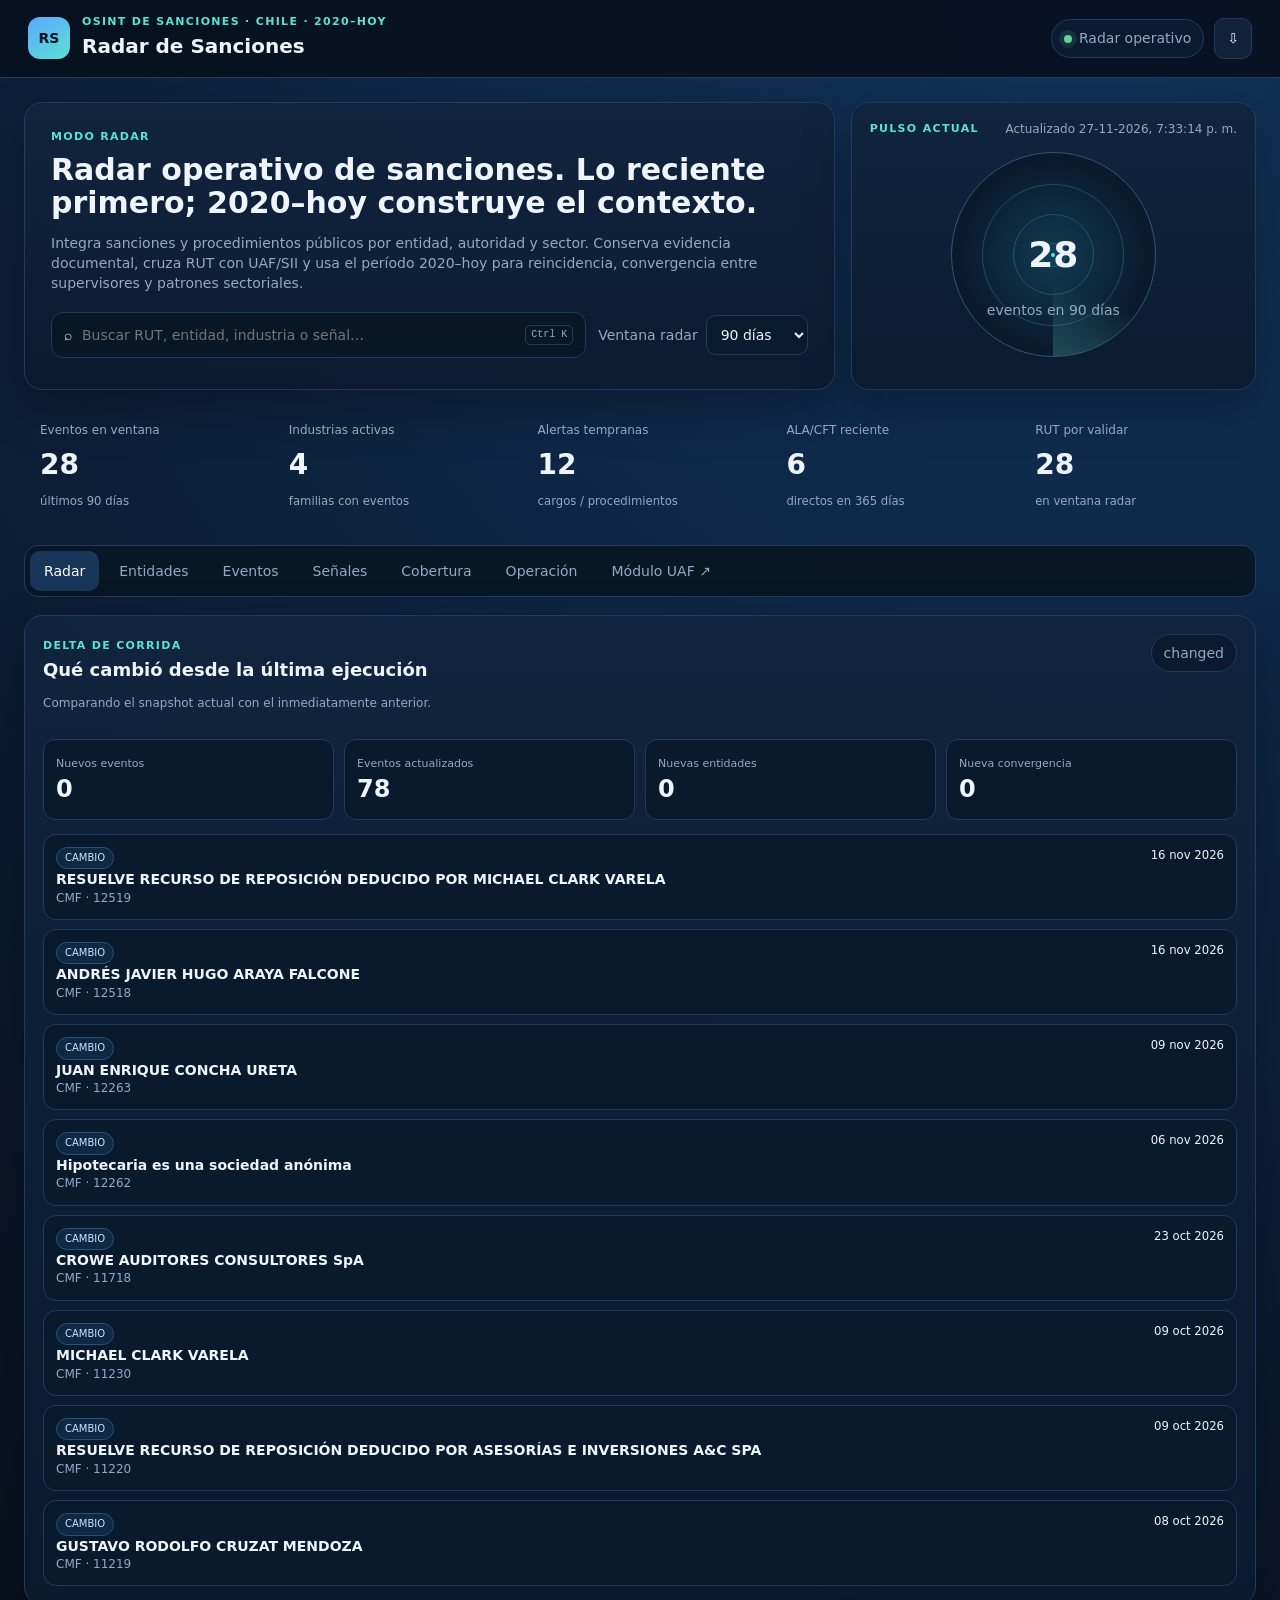
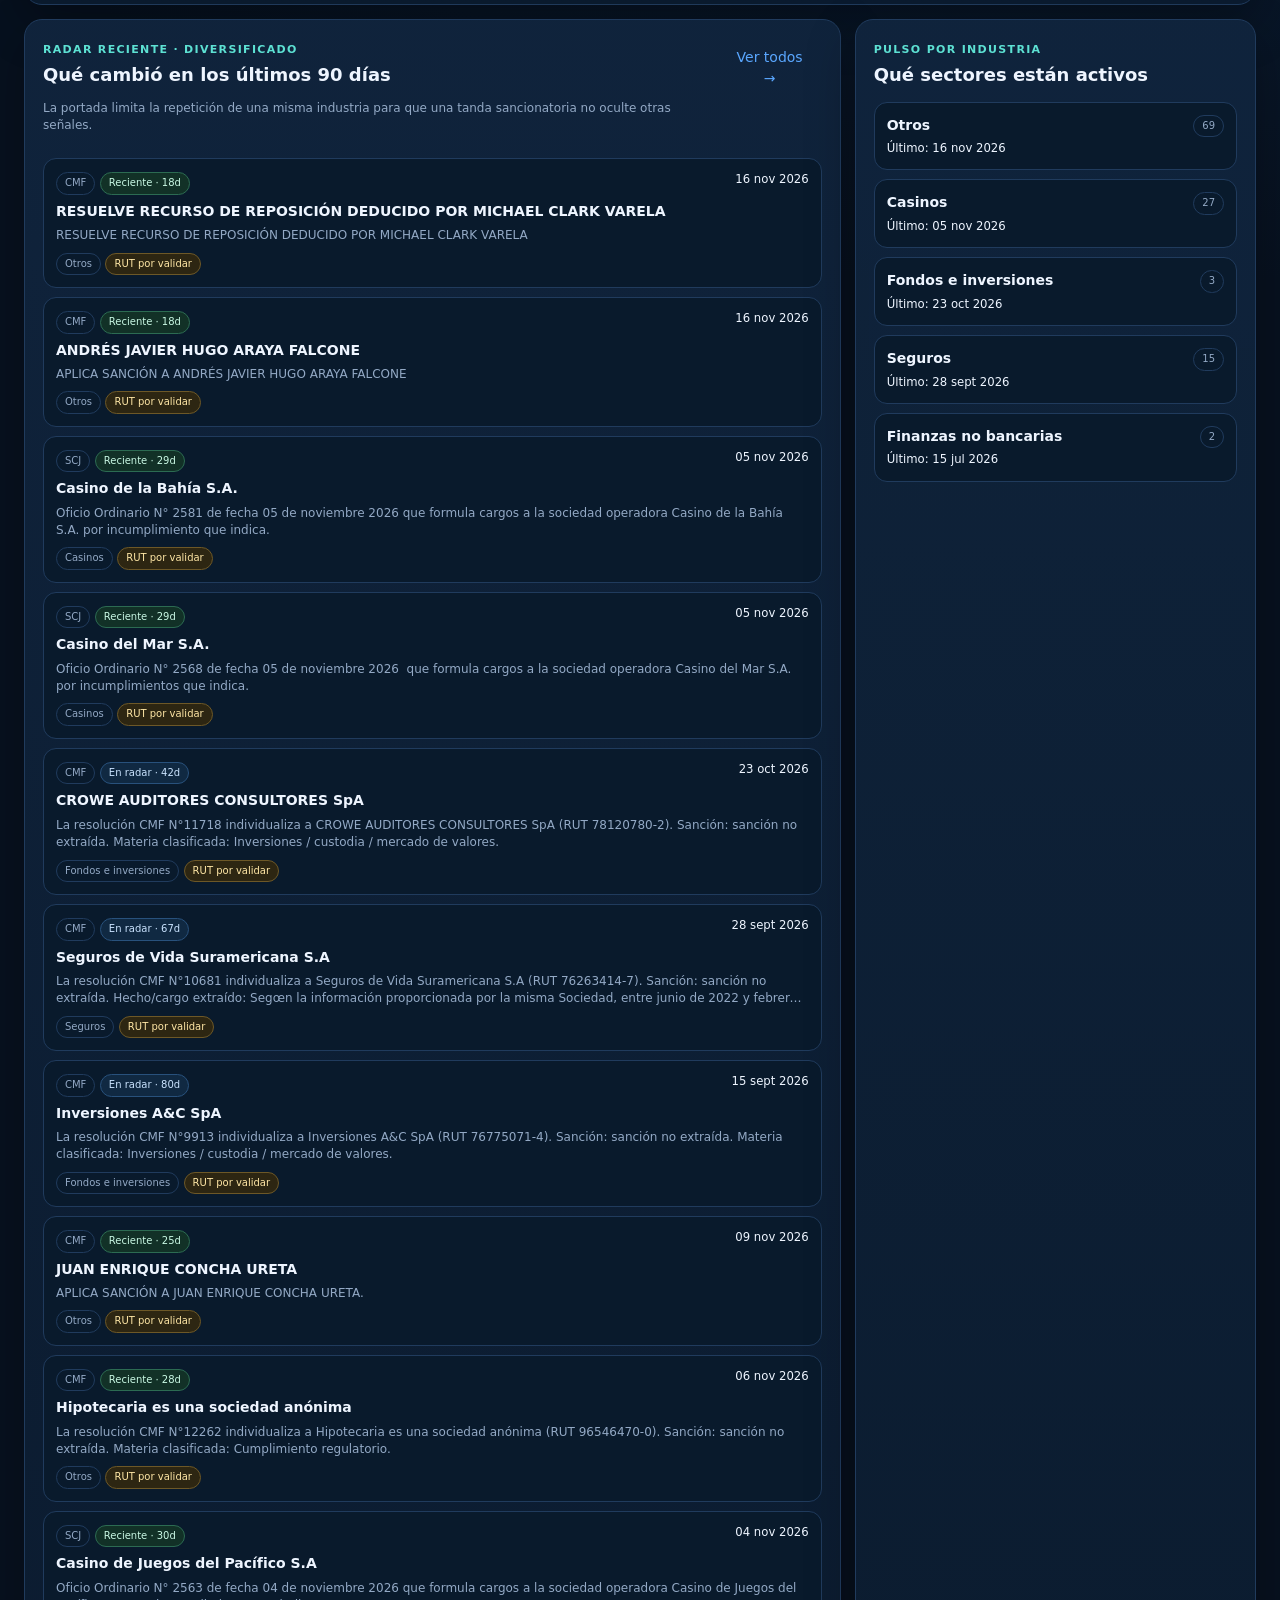
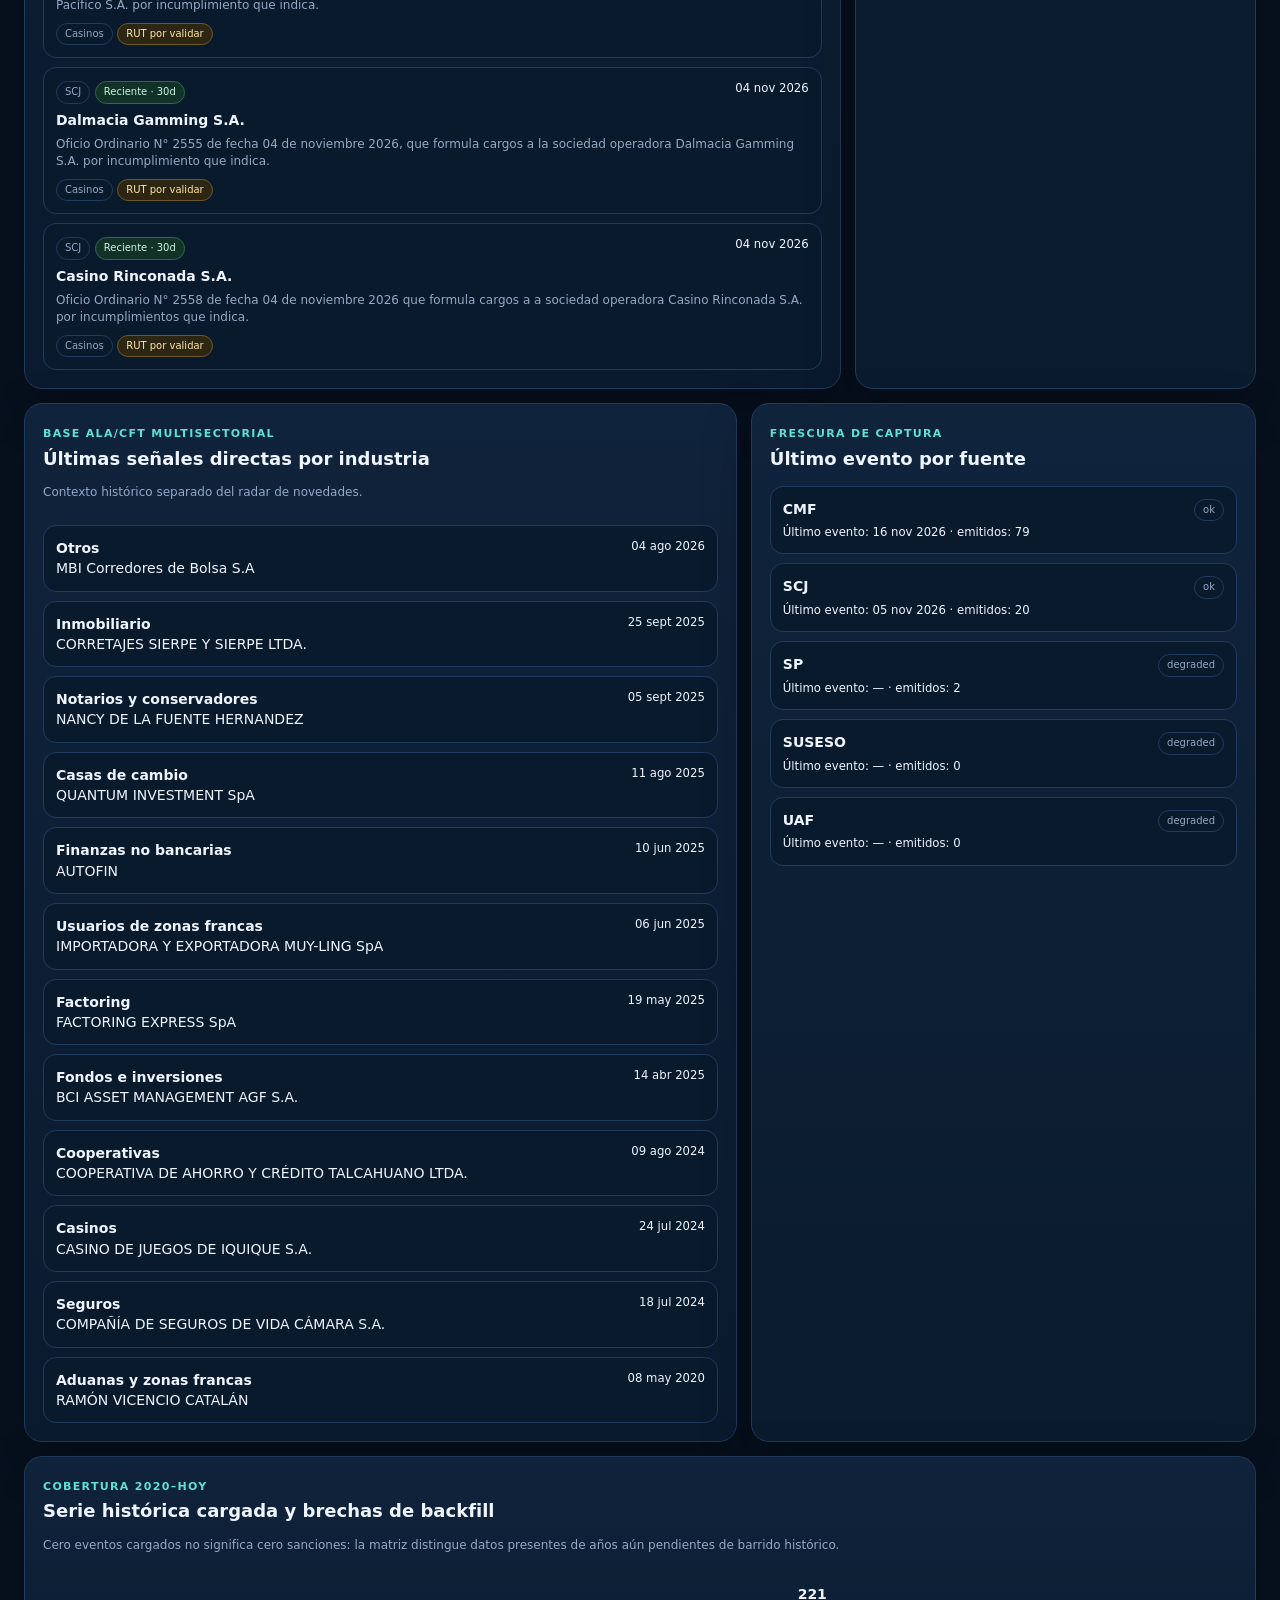
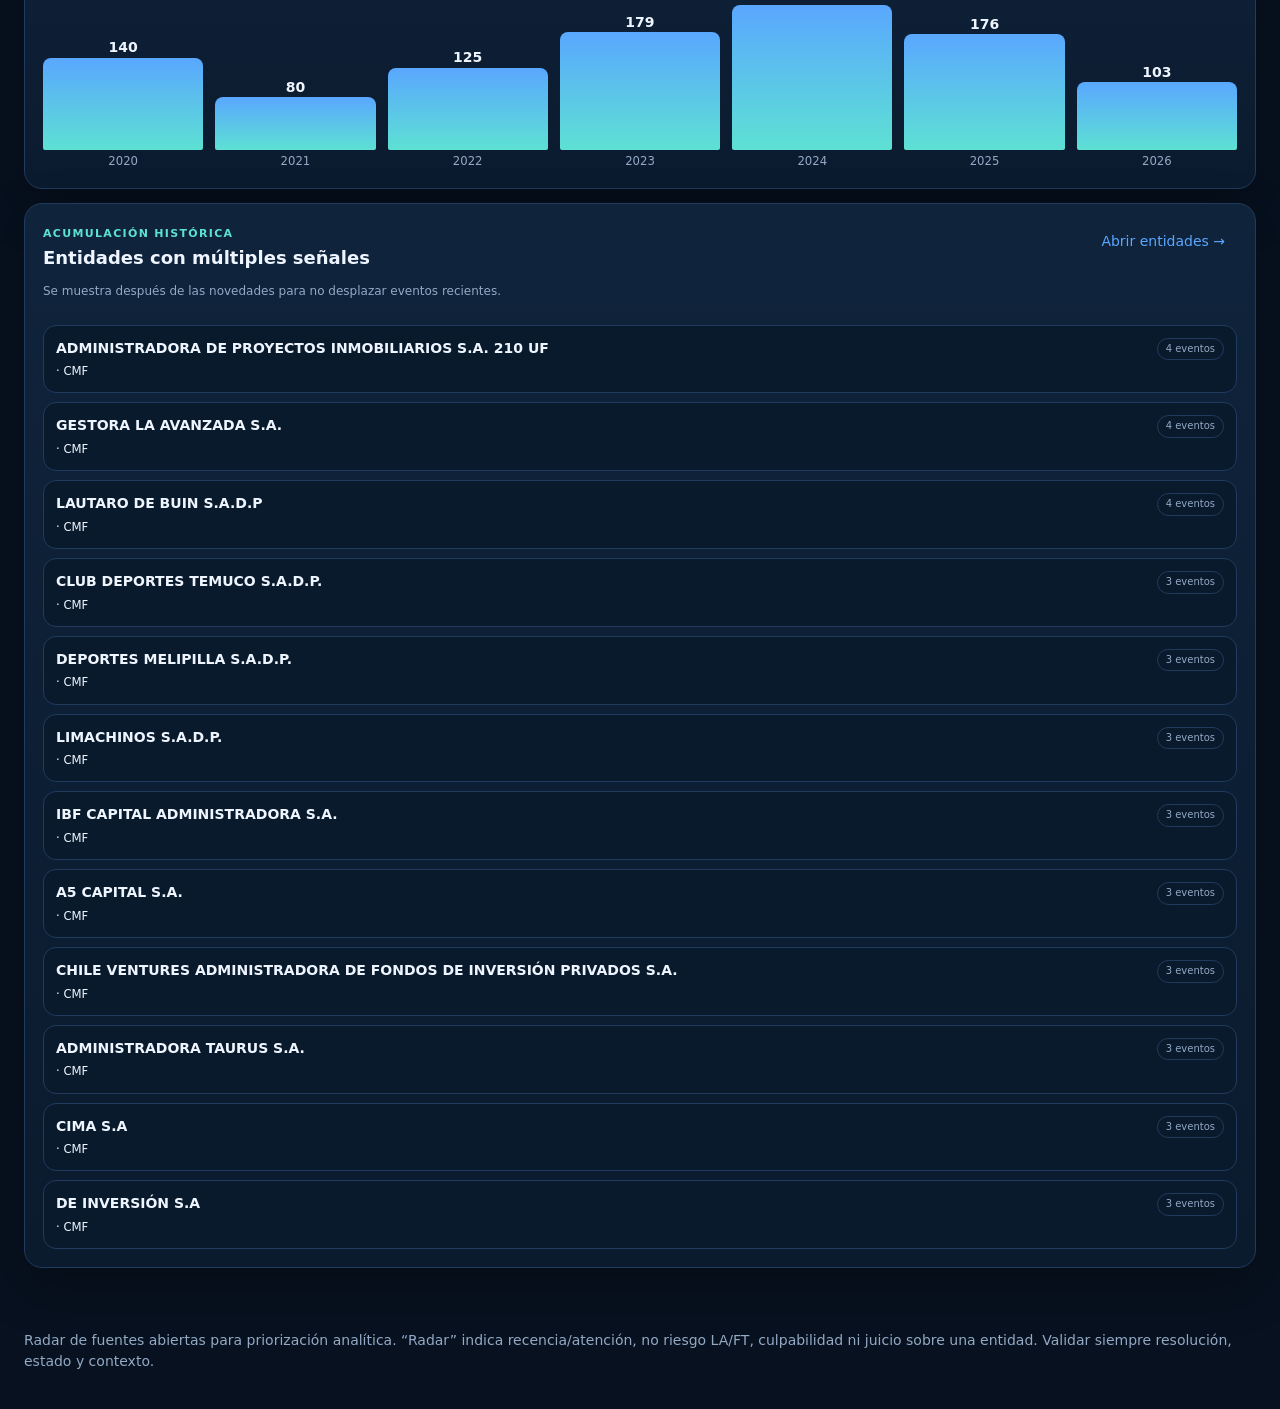
<file: docs/index.html>
<!doctype html><html lang="es"><head><meta charset="utf-8"><meta name="viewport" content="width=device-width,initial-scale=1"><meta name="theme-color" content="#0b2447"><title>Radar de Sanciones OSINT · v0.8</title><link rel="stylesheet" href="assets/styles.css"></head><body>
<div id="toast" class="toast" aria-live="polite"></div>
<header class="topbar"><div class="brand"><div class="brand-mark">RS</div><div><div class="eyebrow">OSINT DE SANCIONES · CHILE · 2020–HOY</div><h1>Radar de Sanciones</h1></div></div><div class="top-actions"><div class="status-pill"><span class="pulse"></span><span id="freshness">Datos cargando…</span></div><button class="icon-btn" id="exportBtn" title="Exportar vista filtrada">⇩</button></div></header>
<main>
<section class="hero-grid"><div class="hero-copy card"><div class="section-label">MODO RADAR</div><h2>Radar operativo de sanciones. Lo reciente primero; 2020–hoy construye el contexto.</h2><p>Integra sanciones y procedimientos públicos por entidad, autoridad y sector. Conserva evidencia documental, cruza RUT con UAF/SII y usa el período 2020–hoy para reincidencia, convergencia entre supervisores y patrones sectoriales.</p><div class="radar-controls"><div class="search-wrap"><span class="search-icon">⌕</span><input id="globalSearch" type="search" placeholder="Buscar RUT, entidad, industria o señal…" autocomplete="off"><kbd>Ctrl K</kbd></div><label class="window-control"><span>Ventana radar</span><select id="radarWindow"><option value="30">30 días</option><option value="90" selected>90 días</option><option value="180">180 días</option><option value="365">365 días</option></select></label></div></div>
<div class="radar card"><div class="radar-head"><span class="section-label">PULSO ACTUAL</span><span class="mini" id="lastUpdate"></span></div><div class="radar-visual"><div class="ring r1"></div><div class="ring r2"></div><div class="ring r3"></div><div class="scan"></div><div class="radar-core"></div><div class="radar-number" id="radarNumber">—</div><div class="radar-caption" id="radarCaption">eventos en 90 días</div></div></div></section>
<section class="kpis"><article class="kpi emphasis"><span class="kpi-label">Eventos en ventana</span><strong id="kpiRecent">—</strong><small id="kpiRecentSub">últimos 90 días</small></article><article class="kpi"><span class="kpi-label">Industrias activas</span><strong id="kpiSectors">—</strong><small>familias con eventos</small></article><article class="kpi warning"><span class="kpi-label">Alertas tempranas</span><strong id="kpiEarly">—</strong><small>cargos / procedimientos</small></article><article class="kpi"><span class="kpi-label">ALA/CFT reciente</span><strong id="kpiLaftRecent">—</strong><small>directos en 365 días</small></article><article class="kpi"><span class="kpi-label">RUT por validar</span><strong id="kpiReviewRecent">—</strong><small>en ventana radar</small></article></section>
<nav class="tabs"><button class="tab active" data-view="overview">Radar</button><button class="tab" data-view="entities">Entidades</button><button class="tab" data-view="events">Eventos</button><button class="tab" data-view="signals">Señales</button><button class="tab" data-view="coverage">Cobertura</button><button class="tab" data-view="operations">Operación</button><a class="tab" href="modulo_sanciones_uaf.html" style="text-decoration:none;display:inline-block">Módulo UAF ↗</a></nav>
<section id="overview" class="view active"><div class="dashboard-grid">
<article class="card span-12 delta-shell"><div class="card-head"><div><span class="section-label">DELTA DE CORRIDA</span><h3 id="deltaTitle">Qué cambió desde la última ejecución</h3><p class="view-hint" id="deltaPeriod">Comparando el snapshot actual con el inmediatamente anterior.</p></div><span id="deltaState" class="run-state">—</span></div><div class="delta-kpis"><div><span>Nuevos eventos</span><strong id="deltaNew">—</strong></div><div><span>Eventos actualizados</span><strong id="deltaUpdated">—</strong></div><div><span>Nuevas entidades</span><strong id="deltaEntities">—</strong></div><div><span>Nueva convergencia</span><strong id="deltaMulti">—</strong></div></div><div id="deltaFeed" class="delta-feed"></div></article>
<article class="card span-8"><div class="card-head"><div><span class="section-label">RADAR RECIENTE · DIVERSIFICADO</span><h3 id="radarFeedTitle">Qué cambió en los últimos 90 días</h3><p class="view-hint">La portada limita la repetición de una misma industria para que una tanda sancionatoria no oculte otras señales.</p></div><button class="text-btn" data-goto="events">Ver todos →</button></div><div id="radarFeed" class="radar-feed"></div></article>
<article class="card span-4"><div class="card-head"><div><span class="section-label">PULSO POR INDUSTRIA</span><h3>Qué sectores están activos</h3></div></div><div id="sectorPulse" class="sector-pulse"></div></article>
<article class="card span-7"><div class="card-head"><div><span class="section-label">BASE ALA/CFT MULTISECTORIAL</span><h3>Últimas señales directas por industria</h3><p class="view-hint">Contexto histórico separado del radar de novedades.</p></div></div><div id="laftSectorBase" class="laft-sector-base"></div></article>
<article class="card span-5"><div class="card-head"><div><span class="section-label">FRESCURA DE CAPTURA</span><h3>Último evento por fuente</h3></div></div><div id="sourceFreshness" class="source-freshness"></div></article>
<article class="card span-12"><div class="card-head"><div><span class="section-label">COBERTURA 2020–HOY</span><h3>Serie histórica cargada y brechas de backfill</h3><p class="view-hint">Cero eventos cargados no significa cero sanciones: la matriz distingue datos presentes de años aún pendientes de barrido histórico.</p></div></div><div id="historyTrend" class="history-trend"></div></article>
<article class="card span-12"><div class="card-head"><div><span class="section-label">ACUMULACIÓN HISTÓRICA</span><h3>Entidades con múltiples señales</h3><p class="view-hint">Se muestra después de las novedades para no desplazar eventos recientes.</p></div><button class="text-btn" data-goto="entities">Abrir entidades →</button></div><div id="historicalEntities" class="priority-list compact"></div></article>
</div></section>
<section id="entities" class="view"><article class="card"><div class="card-head stack-mobile"><div><span class="section-label">ENTIDAD CANÓNICA · RUT CUANDO ESTÁ DISPONIBLE</span><h3>Entidades — orden radar</h3><p class="view-hint">La columna Radar refleja vigencia/atención; la prioridad histórica se conserva dentro de la ficha.</p></div><div class="filter-row"><select id="entitySector"><option value="">Todas las industrias</option></select><select id="entitySupervisor"><option value="">Todos los supervisores</option></select><select id="entityLaft"><option value="">ALA/CFT: todos</option><option value="yes">Con señal directa</option><option value="no">Sin señal directa</option></select></div></div><div class="table-meta"><span id="entityCount"></span><span>Click en una fila para abrir ficha</span></div><div class="table-wrap"><table id="entityTable"><thead><tr><th>Radar</th><th>Entidad</th><th>RUT</th><th>Industria</th><th>Eventos</th><th>Supervisores</th><th>ALA/CFT</th><th>Último evento</th></tr></thead><tbody></tbody></table></div></article></section>
<section id="events" class="view"><article class="card events-shell"><div class="card-head stack-mobile"><div><span class="section-label">TRAZABILIDAD DE HECHOS</span><h3>Eventos regulatorios</h3><p class="view-hint">Por defecto se muestran los últimos 90 días. Puedes ampliar a histórico completo.</p></div><div class="filter-row"><select id="eventPeriod"><option value="30">30 días</option><option value="90" selected>90 días</option><option value="180">180 días</option><option value="365">365 días</option><option value="all">Todo histórico</option></select><select id="eventSector"><option value="">Todas las industrias</option></select><select id="eventSupervisor"><option value="">Todos los supervisores</option></select><select id="eventType"><option value="">Todos los tipos</option></select><select id="eventLaft"><option value="">ALA/CFT: todos</option><option value="yes">Directos</option><option value="no">No directos</option></select></div></div><div class="event-meta-bar"><span id="eventCount"></span><span id="eventQuality"></span><span class="meta-tip">Recencia > acumulación · rojo = ALA/CFT · ámbar = RUT por validar</span></div><div id="eventDeck" class="event-deck"></div><div class="event-more-wrap"><button id="eventMoreBtn" class="secondary-action">Mostrar 30 eventos más</button></div></article></section>
<section id="signals" class="view"><div class="signal-grid" id="signalCards"></div></section>
<section id="coverage" class="view"><div class="dashboard-grid"><article class="card span-12"><div class="card-head"><div><span class="section-label">MATRIZ DE COBERTURA HISTÓRICA</span><h3>Fuentes × año · objetivo 2020–hoy</h3><p class="view-hint">La condición “pendiente” es una advertencia de completitud, no una conclusión sobre ausencia de sanciones.</p></div></div><div id="historyCoverage" class="history-coverage"></div></article><article class="card span-12"><div class="card-head"><div><span class="section-label">CATÁLOGO OSINT</span><h3>Autoridades y fuentes conectables</h3></div></div><div id="sourceCatalogGrid" class="source-catalog-grid"></div></article><article class="card span-7"><div class="card-head"><div><span class="section-label">COBERTURA SECTORIAL</span><h3>Industrias representadas y actividad reciente</h3></div></div><div id="sectorCoverage" class="coverage-sector-list"></div></article><article class="card span-5"><div class="card-head"><div><span class="section-label">PRÓXIMAS FUENTES</span><h3>Expandir OSINT sancionatoria</h3></div></div><div id="nextSources" class="next-sources"></div></article><article class="card span-6"><div class="card-head"><div><span class="section-label">CALIDAD</span><h3>Identidad y cruce UAF</h3></div></div><div id="coveragePanel"></div></article><article class="card span-6"><div class="card-head"><div><span class="section-label">SII</span><h3>Enriquecimiento previsto</h3></div></div><div class="sii-list" id="siiPanel"></div></article></div></section>
<section id="operations" class="view"><div class="dashboard-grid">
<article class="card span-12"><div class="card-head"><div><span class="section-label">OPERACIÓN AUTÓNOMA</span><h3>Salud de fuentes y agente documental</h3><p class="view-hint">Distingue ausencia de novedades de una falla de captura. CMF muestra además cuántas resoluciones fueron abiertas y cuántas entidades fueron individualizadas desde documentos.</p></div><span id="opsOverall" class="run-state">—</span></div><div id="opsSources" class="ops-source-grid"></div></article>
<article class="card span-7"><div class="card-head"><div><span class="section-label">HISTORIAL DE EJECUCIONES</span><h3>Últimas corridas del pipeline</h3></div></div><div id="runHistory" class="run-history"></div></article>
<article class="card span-5"><div class="card-head"><div><span class="section-label">COLA DE ENRIQUECIMIENTO</span><h3>Qué requiere nueva lectura o validación</h3></div></div><div id="enrichmentQueue" class="enrichment-queue"></div></article>
<article class="card span-12"><div class="card-head"><div><span class="section-label">AGENTE CMF</span><h3>Del índice a la entidad sancionada</h3></div></div><div class="agent-flow"><span>Índice CMF</span><b>→</b><span>Abre resolución PDF</span><b>→</b><span>Detecta RUT + razón social</span><b>→</b><span>Lee RESUELVE</span><b>→</b><span>Extrae sanción/causal</span><b>→</b><span>1 evento por entidad</span><b>→</b><span>Match padrón UAF</span></div><p class="agent-note">Regla conservadora: un título genérico como “aplica sanción a sociedades que indica” nunca se asocia por nombre. El documento debe individualizar la entidad; si no hay evidencia suficiente, queda en cola.</p></article>
</div></section>
</main>
<aside id="drawer" class="drawer" aria-hidden="true"><div class="drawer-backdrop" data-close-drawer></div><div class="drawer-panel"><button class="drawer-close" data-close-drawer>×</button><div id="drawerContent"></div></div></aside>
<div id="eventModal" class="event-modal" aria-hidden="true" role="dialog" aria-modal="true"><div class="event-modal-backdrop" data-close-event></div><div class="event-modal-panel"><button class="event-modal-close" data-close-event>×</button><div id="eventModalContent"></div></div></div>
<footer><p>Radar de fuentes abiertas para priorización analítica. “Radar” indica recencia/atención, no riesgo LA/FT, culpabilidad ni juicio sobre una entidad. Validar siempre resolución, estado y contexto.</p></footer><script src="assets/app.js"></script></body></html>
</file>
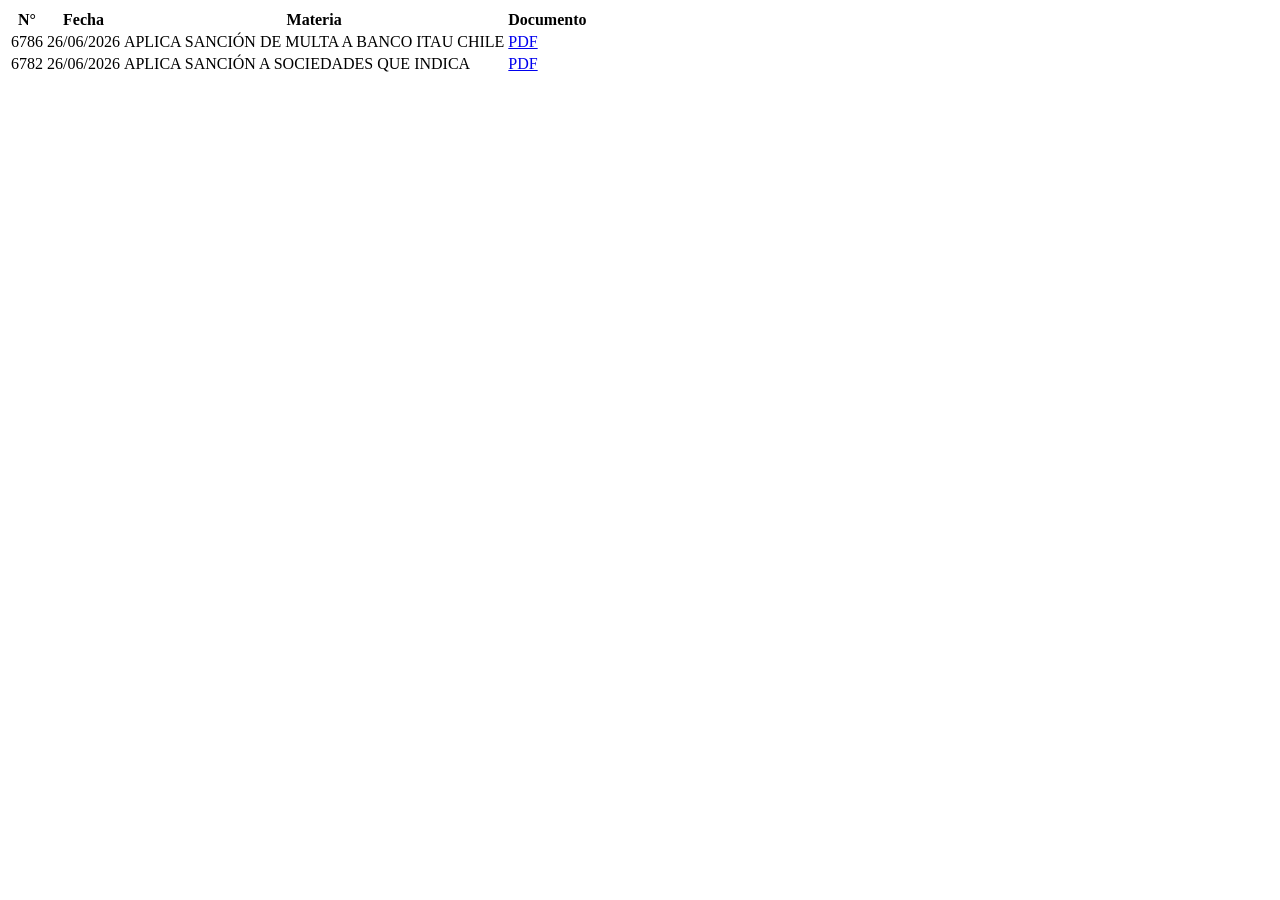
<file: tests/fixtures/cmf.html>
<html><body><table>
<tr><th>N°</th><th>Fecha</th><th>Materia</th><th>Documento</th></tr>
<tr><td>6786</td><td>26/06/2026</td><td>APLICA SANCIÓN DE MULTA A BANCO ITAU CHILE</td><td><a href="/res/6786.pdf">PDF</a></td></tr>
<tr><td>6782</td><td>26/06/2026</td><td>APLICA SANCIÓN A SOCIEDADES QUE INDICA</td><td><a href="/res/6782.pdf">PDF</a></td></tr>
</table></body></html>
</file>
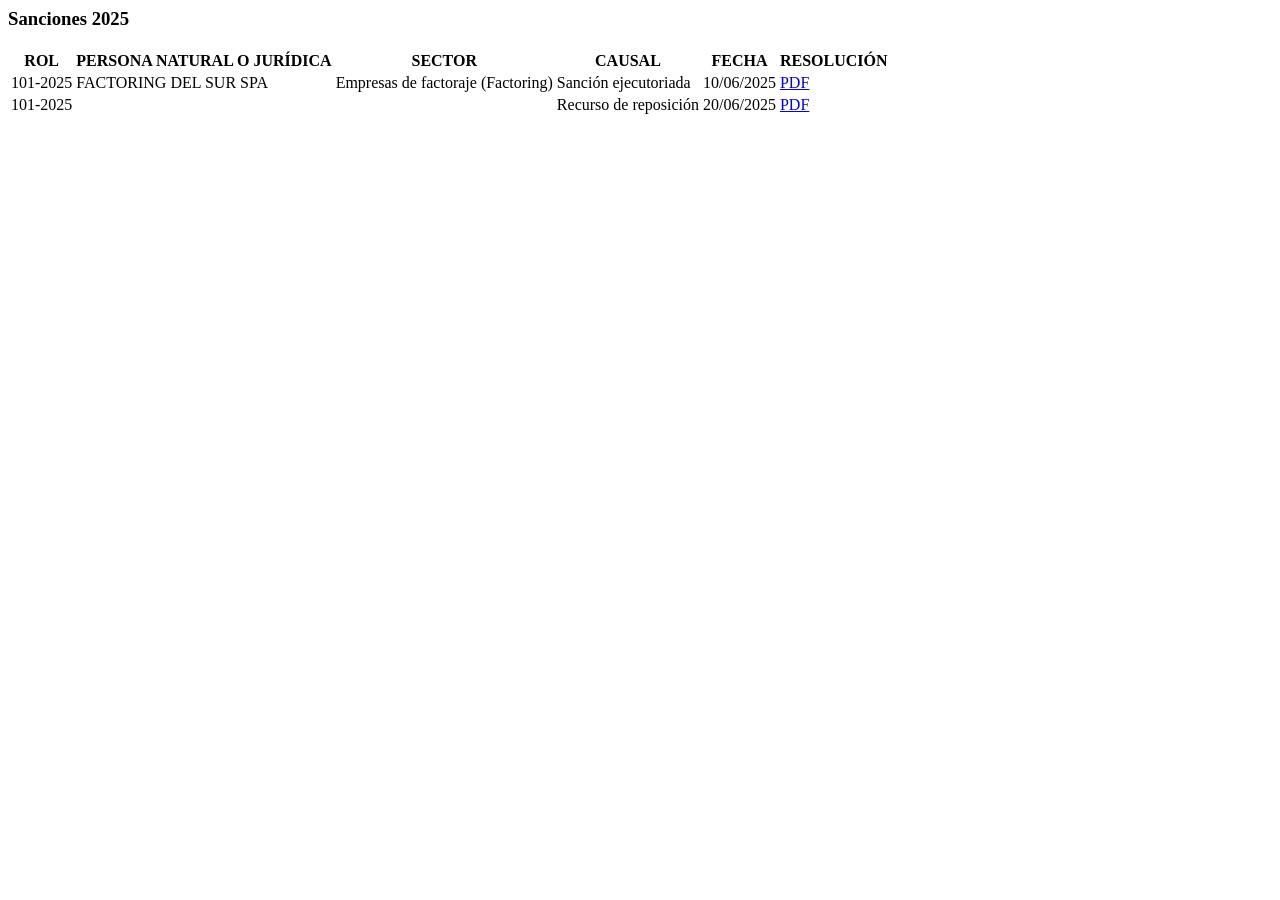
<file: tests/fixtures/uaf.html>
<html><body>
<h3>Sanciones 2025</h3>
<table>
<tr><th>ROL</th><th>PERSONA NATURAL O JURÍDICA</th><th>SECTOR</th><th>CAUSAL</th><th>FECHA</th><th>RESOLUCIÓN</th></tr>
<tr><td>101-2025</td><td>FACTORING DEL SUR SPA</td><td>Empresas de factoraje (Factoring)</td><td>Sanción ejecutoriada</td><td>10/06/2025</td><td><a href="/res/101.pdf">PDF</a></td></tr>
<tr><td>101-2025</td><td></td><td></td><td>Recurso de reposición</td><td>20/06/2025</td><td><a href="/res/101-r.pdf">PDF</a></td></tr>
</table>
</body></html>
</file>
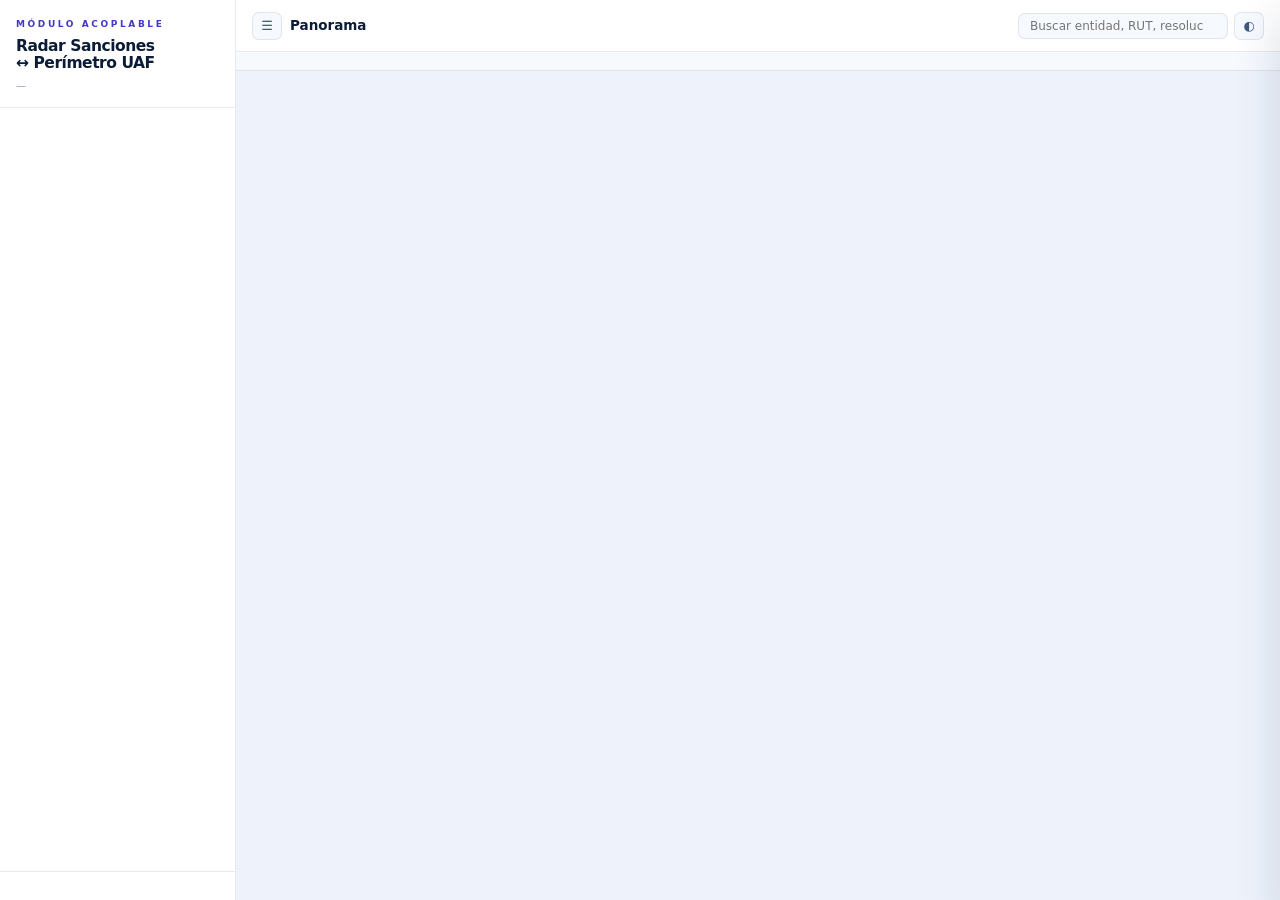
<file: modules/sanciones_uaf/templates/module.html>
<!doctype html>
<html lang="es">
<head>
<meta charset="utf-8">
<meta name="viewport" content="width=device-width,initial-scale=1">
<title>Radar Sanciones · Perímetro UAF</title>
<style>
:root{
  --bg:#070d1a;--s1:#0c1525;--s2:#101c30;--s3:#162540;--s4:#1b2e4d;
  --bd:rgba(255,255,255,.07);--bds:#1e3050;
  --tx:#ddeafc;--tx2:#7090bc;--txm:#3d5a85;
  --ac:#3b82f6;--acg:linear-gradient(135deg,#1d4ed8,#3b82f6);
  --n1:#a78bfa;--n1b:rgba(167,139,250,.14);
  --n2:#10b981;--n2b:rgba(16,185,129,.14);
  --n0:#64748b;--n0b:rgba(100,116,139,.14);
  --cr:#ef4444;--crb:rgba(239,68,68,.13);
  --ch:#f97316;--chb:rgba(249,115,22,.13);
  --cm:#eab308;--cmb:rgba(234,179,8,.13);
  --cl:#22c55e;--clb:rgba(34,197,94,.13);
  --san:#818cf8;--sii:#10b981;--uaf:#a78bfa;
  --sid:236px;--top:52px;--rad:10px;--rad-sm:7px;
  --shadow:0 18px 44px rgba(0,0,0,.5);
}
@media(prefers-color-scheme:light){:root:not([data-theme=dark]){
  --bg:#eef3fb;--s1:#fff;--s2:#f6f9fe;--s3:#e9f0fa;--s4:#dde7f6;
  --bd:rgba(10,30,60,.09);--bds:#cddaec;
  --tx:#0c1c36;--tx2:#41597e;--txm:#8ba2be;
  --ac:#1d4ed8;--n1:#7c3aed;--n1b:rgba(124,58,237,.1);
  --n2:#059669;--n2b:rgba(5,150,105,.1);
  --n0:#64748b;--n0b:rgba(100,116,139,.1);
  --cr:#dc2626;--crb:rgba(220,38,38,.1);--ch:#ea580c;--chb:rgba(234,88,12,.1);
  --cm:#ca8a04;--cmb:rgba(202,138,4,.1);--cl:#16a34a;--clb:rgba(22,163,74,.1);
  --san:#4338ca;--sii:#047857;--uaf:#6d28d9;
  --shadow:0 18px 44px rgba(20,40,80,.16);
}}
:root[data-theme=light]{
  --bg:#eef3fb;--s1:#fff;--s2:#f6f9fe;--s3:#e9f0fa;--s4:#dde7f6;
  --bd:rgba(10,30,60,.09);--bds:#cddaec;
  --tx:#0c1c36;--tx2:#41597e;--txm:#8ba2be;
  --ac:#1d4ed8;--n1:#7c3aed;--n1b:rgba(124,58,237,.1);
  --n2:#059669;--n2b:rgba(5,150,105,.1);
  --n0:#64748b;--n0b:rgba(100,116,139,.1);
  --cr:#dc2626;--crb:rgba(220,38,38,.1);--ch:#ea580c;--chb:rgba(234,88,12,.1);
  --cm:#ca8a04;--cmb:rgba(202,138,4,.1);--cl:#16a34a;--clb:rgba(22,163,74,.1);
  --san:#4338ca;--sii:#047857;--uaf:#6d28d9;
  --shadow:0 18px 44px rgba(20,40,80,.16);
}
*,*::before,*::after{box-sizing:border-box;margin:0;padding:0}
html,body{height:100%}
body{font-family:'Inter',system-ui,-apple-system,'Segoe UI',Roboto,sans-serif;background:var(--bg);color:var(--tx);font-size:13px;line-height:1.5;display:flex;overflow:hidden}
::-webkit-scrollbar{width:9px;height:9px}::-webkit-scrollbar-thumb{background:var(--bds);border-radius:6px}
::-webkit-scrollbar-track{background:transparent}
button,input,select{font-family:inherit}

/* ---------- shell ---------- */
#sb{width:var(--sid);background:var(--s1);border-right:1px solid var(--bd);display:flex;flex-direction:column;flex-shrink:0;overflow-y:auto;z-index:40}
.brand{padding:18px 16px 14px;border-bottom:1px solid var(--bd)}
.brand-tag{font-size:9px;letter-spacing:2.6px;color:var(--san);font-weight:800;text-transform:uppercase;margin-bottom:6px}
.brand-name{font-size:15.5px;font-weight:800;letter-spacing:-.03em;line-height:1.15}
.brand-ver{font-size:10px;color:var(--txm);margin-top:5px;font-variant-numeric:tabular-nums}
.nav-lbl{padding:12px 16px 4px;font-size:9px;font-weight:700;letter-spacing:1.4px;color:var(--txm);text-transform:uppercase}
.ni{display:flex;align-items:center;gap:9px;padding:8px 14px 8px 12px;cursor:pointer;border:0;background:0 0;color:var(--tx2);width:100%;text-align:left;font-size:12.5px;font-weight:500;border-left:3px solid transparent;transition:.12s}
.ni:hover{background:rgba(59,130,246,.07);color:var(--tx)}
.ni.on{background:rgba(59,130,246,.11);color:var(--ac);border-left-color:var(--ac)}
.ni-ic{width:18px;text-align:center;font-size:13.5px;flex-shrink:0}
.ni-bd{margin-left:auto;font-size:9.5px;font-weight:800;padding:1px 6px;border-radius:99px;background:var(--s3);color:var(--tx2);font-variant-numeric:tabular-nums}
.sb-foot{margin-top:auto;padding:14px 16px;border-top:1px solid var(--bd);font-size:10px;color:var(--txm);line-height:1.5}

#main{flex:1;display:flex;flex-direction:column;overflow:hidden;min-width:0}
#tb{height:var(--top);background:var(--s1);border-bottom:1px solid var(--bd);display:flex;align-items:center;gap:8px;padding:0 16px;flex-shrink:0;flex-wrap:nowrap;overflow-x:auto}
#tb-title{font-size:13.5px;font-weight:700;white-space:nowrap}
.chipset{display:flex;gap:5px;align-items:center}
.chip{border:1px solid var(--bd);border-radius:99px;padding:4px 10px;font-size:11px;cursor:pointer;background:var(--s2);color:var(--tx2);font-weight:600;transition:.12s;white-space:nowrap}
.chip:hover{border-color:rgba(59,130,246,.35);color:var(--ac)}
.chip.on{background:rgba(59,130,246,.13);border-color:rgba(59,130,246,.4);color:var(--ac)}
.sinp{border:1px solid var(--bd);border-radius:7px;padding:5px 11px;font-size:12px;color:var(--tx);background:var(--s2);width:210px}
.sinp:focus{outline:0;border-color:rgba(59,130,246,.5);box-shadow:0 0 0 3px rgba(59,130,246,.11)}
.tb-r{margin-left:auto;display:flex;gap:6px;align-items:center}
.iconbtn{width:30px;height:28px;border:1px solid var(--bd);border-radius:7px;background:var(--s2);color:var(--tx2);cursor:pointer;font-size:13px}
.iconbtn:hover{color:var(--ac);border-color:rgba(59,130,246,.35)}
#ct{flex:1;overflow-y:auto;padding:20px}
#fbar{padding:9px 16px;border-bottom:1px solid var(--bd);background:var(--s2);display:flex;gap:10px;align-items:center;flex-wrap:wrap;flex-shrink:0}
.fgrp{display:flex;align-items:center;gap:6px}
.flbl{font-size:9.5px;font-weight:700;letter-spacing:1px;color:var(--txm);text-transform:uppercase}
.rng{accent-color:var(--ac);width:132px}

/* ---------- primitives ---------- */
.mh{margin-bottom:18px;max-width:940px}
.mh h1{font-size:21px;font-weight:800;letter-spacing:-.03em;line-height:1.15}
.mh p{font-size:12.5px;color:var(--tx2);margin-top:6px}
.grid{display:grid;gap:14px}
.card{background:var(--s1);border:1px solid var(--bd);border-radius:var(--rad);padding:15px}
.card-h{display:flex;align-items:baseline;gap:8px;margin-bottom:12px;flex-wrap:wrap}
.card-t{font-size:12.5px;font-weight:700;letter-spacing:-.01em}
.card-s{font-size:10.5px;color:var(--txm)}
.card-a{margin-left:auto;display:flex;gap:5px}
.kpi{background:var(--s1);border:1px solid var(--bd);border-radius:var(--rad);padding:13px 14px;position:relative;overflow:hidden}
.kpi::after{content:'';position:absolute;left:0;top:0;bottom:0;width:3px;background:var(--acc,var(--ac))}
.kpi-l{font-size:9.5px;font-weight:700;letter-spacing:1.1px;color:var(--txm);text-transform:uppercase}
.kpi-v{font-size:25px;font-weight:800;letter-spacing:-.04em;margin:4px 0 2px;font-variant-numeric:tabular-nums;line-height:1}
.kpi-d{font-size:10.5px;color:var(--tx2);line-height:1.4}
.bd{display:inline-block;padding:2px 7px;border-radius:5px;font-size:9.5px;font-weight:700;letter-spacing:.2px;white-space:nowrap}
.bd-n1{background:var(--n1b);color:var(--n1)}.bd-n2{background:var(--n2b);color:var(--n2)}
.bd-n0{background:var(--n0b);color:var(--n0)}
.bd-cr{background:var(--crb);color:var(--cr)}.bd-hi{background:var(--chb);color:var(--ch)}
.bd-md{background:var(--cmb);color:var(--cm)}.bd-lo{background:var(--clb);color:var(--cl)}
.bd-nt{background:var(--s3);color:var(--tx2)}
table{width:100%;border-collapse:collapse;font-size:12px}
th{text-align:left;font-size:9.5px;font-weight:700;letter-spacing:.9px;color:var(--txm);text-transform:uppercase;padding:7px 9px;border-bottom:1px solid var(--bds);white-space:nowrap;cursor:pointer;user-select:none}
th:hover{color:var(--ac)}
th.num,td.num{text-align:right;font-variant-numeric:tabular-nums}
td{padding:8px 9px;border-bottom:1px solid var(--bd);vertical-align:middle}
tbody tr{cursor:pointer;transition:.1s}
tbody tr:hover{background:rgba(59,130,246,.06)}
.mono{font-variant-numeric:tabular-nums;font-family:ui-monospace,SFMono-Regular,Menlo,monospace;font-size:11.5px}
.trunc{max-width:290px;overflow:hidden;text-overflow:ellipsis;white-space:nowrap}
.empty{padding:34px;text-align:center;color:var(--txm);font-size:12px}
.note{font-size:11px;color:var(--tx2);background:var(--s2);border-left:2px solid var(--ac);padding:9px 12px;border-radius:0 6px 6px 0;line-height:1.55}
.scroll-x{overflow-x:auto}
.legend{display:flex;flex-wrap:wrap;gap:11px;font-size:10.5px;color:var(--tx2);margin-top:8px}
.legend i{width:9px;height:9px;border-radius:2px;display:inline-block;margin-right:5px;vertical-align:-1px}
.bar-t{height:6px;border-radius:99px;background:var(--s3);overflow:hidden;min-width:56px}
.bar-t>span{display:block;height:100%;border-radius:99px}

/* ---------- ficha (drawer) ---------- */
#ov{position:fixed;inset:0;background:rgba(3,8,18,.62);backdrop-filter:blur(2px);opacity:0;pointer-events:none;transition:.18s;z-index:80}
#ov.on{opacity:1;pointer-events:auto}
#fic{position:fixed;top:0;right:0;bottom:0;width:min(560px,94vw);background:var(--s1);border-left:1px solid var(--bds);box-shadow:var(--shadow);transform:translateX(100%);transition:transform .22s cubic-bezier(.4,0,.2,1);z-index:90;display:flex;flex-direction:column}
#fic.on{transform:none}
.fic-h{padding:16px 18px;border-bottom:1px solid var(--bd);flex-shrink:0}
.fic-b{padding:16px 18px;overflow-y:auto;flex:1}
.fic-x{position:absolute;top:13px;right:14px;width:26px;height:26px;border:1px solid var(--bd);border-radius:6px;background:var(--s2);color:var(--tx2);cursor:pointer;font-size:14px;line-height:1}
.sect{margin-bottom:18px}
.sect-t{font-size:9.5px;font-weight:700;letter-spacing:1.2px;color:var(--txm);text-transform:uppercase;margin-bottom:8px;padding-bottom:5px;border-bottom:1px solid var(--bd)}
.kv{display:grid;grid-template-columns:118px 1fr;gap:5px 10px;font-size:11.5px}
.kv dt{color:var(--txm)}.kv dd{color:var(--tx)}
.tl{position:relative;padding-left:16px}
.tl::before{content:'';position:absolute;left:4px;top:5px;bottom:5px;width:1px;background:var(--bds)}
.tl-i{position:relative;padding:0 0 13px 4px}
.tl-i::before{content:'';position:absolute;left:-16px;top:4px;width:8px;height:8px;border-radius:50%;background:var(--ac);border:2px solid var(--s1)}
.tl-d{font-size:10px;color:var(--txm);font-variant-numeric:tabular-nums}
.tl-t{font-size:12px;font-weight:600;margin:1px 0 3px}
.tl-x{font-size:11px;color:var(--tx2);line-height:1.5}
.wf-row{display:grid;grid-template-columns:135px 1fr 42px;gap:8px;align-items:center;margin-bottom:7px;font-size:11px}
.wf-bar{height:9px;background:var(--s3);border-radius:99px;overflow:hidden}
.wf-bar>span{display:block;height:100%;border-radius:99px;background:var(--acg)}
a.lnk{color:var(--ac);text-decoration:none;font-size:11.5px}
a.lnk:hover{text-decoration:underline}
.pill{display:inline-block;padding:2px 8px;border-radius:99px;font-size:10px;background:var(--s3);color:var(--tx2);margin:0 4px 4px 0}

/* ---------- graph ---------- */
#gwrap{position:relative;background:var(--s1);border:1px solid var(--bd);border-radius:var(--rad);overflow:hidden}
#gsvg{display:block;width:100%;cursor:grab;touch-action:none}
#gsvg.drag{cursor:grabbing}
.gnode{cursor:pointer}
.gnode:hover circle{stroke-width:2.5}
#gtip{position:absolute;pointer-events:none;background:var(--s3);border:1px solid var(--bds);border-radius:7px;padding:7px 10px;font-size:11px;box-shadow:var(--shadow);opacity:0;transition:.1s;max-width:260px;z-index:5}
#gtip.on{opacity:1}
.gctl{position:absolute;top:11px;left:11px;display:flex;flex-direction:column;gap:6px;background:var(--s2);border:1px solid var(--bds);border-radius:8px;padding:9px 11px;box-shadow:var(--shadow);z-index:4;opacity:.96}
.gctl-r{display:flex;gap:5px;align-items:center;font-size:10.5px;color:var(--tx2)}
svg text{font-family:inherit}
@media(max-width:900px){
  body{overflow:auto}
  #sb{position:fixed;left:0;top:0;bottom:0;transform:translateX(-100%);transition:.2s}
  #sb.on{transform:none}
  #ct{padding:14px}
}
</style>
</head>
<body>

<aside id="sb">
  <div class="brand">
    <div class="brand-tag">Módulo acoplable</div>
    <div class="brand-name">Radar Sanciones<br>↔ Perímetro UAF</div>
    <div class="brand-ver" id="brandver">—</div>
  </div>
  <nav id="nav"></nav>
  <div class="sb-foot" id="sbfoot"></div>
</aside>

<div id="main">
  <header id="tb">
    <button class="iconbtn" id="btn-sb" title="Menú">☰</button>
    <span id="tb-title">Panorama</span>
    <div class="tb-r">
      <input class="sinp" id="q" type="search" placeholder="Buscar entidad, RUT, resolución…" autocomplete="off">
      <button class="iconbtn" id="btn-theme" title="Tema">◐</button>
    </div>
  </header>
  <div id="fbar"></div>
  <main id="ct"></main>
</div>

<div id="ov"></div>
<aside id="fic">
  <div class="fic-h"><button class="fic-x" id="fic-x">×</button><div id="fic-head"></div></div>
  <div class="fic-b" id="fic-body"></div>
</aside>

<script>
const BUNDLE = /*__BUNDLE__*/null;

/* =====================================================================
   Radar Sanciones ↔ UAF — capa de presentación
   Punto de acoplamiento: RadarSancionesUAF.mount(elemento, bundle)
   ===================================================================== */
window.RadarSancionesUAF = (function(){
"use strict";

/* ---------- utilidades ---------- */
const NF = new Intl.NumberFormat('es-CL');
const fmt = n => NF.format(Math.round(n||0));
const fmt1 = n => (n==null||isNaN(n)) ? '—' : NF.format(Math.round((n||0)*10)/10);
const pct = (v,d=1) => (v==null||isNaN(v)) ? '—' : (v*100).toFixed(d).replace('.',',')+'%';
const esc = s => String(s==null?'':s).replace(/[&<>"']/g,c=>({'&':'&amp;','<':'&lt;','>':'&gt;','"':'&quot;',"'":'&#39;'}[c]));
const uid = (()=>{let i=0;return()=>'u'+(++i)})();
const bandCls = s => s>=70?'cr':s>=50?'hi':s>=30?'md':'lo';
const HIP_LABEL = {
  CONFIRMADO_SII:'Confirmado por ACTECO SII', INFERIDO_SECTOR:'Sector declarado en la resolución',
  INFERIDO_MATERIA_LAFT:'Materia ALA/CFT sancionada', INFERIDO_RAZON_SOCIAL:'Firma en la razón social',
  INFERIDO_SUPERVISOR:'Supervisor de competencia exclusiva', SIN_HIPOTESIS:'Sin hipótesis', NO_APLICA:'—'
};
/** Verde para la confirmación documental, ámbar y gris según baja la fuerza. */
const HIP_COLOR = k => {
  const f = (B.hypothesis_strength||{})[k];
  return f>=1?cssv('--n2') : f>=.75?cssv('--cl') : f>=.6?cssv('--cm') : f>=.5?cssv('--ch') : cssv('--n0');
};
const nivelCls = n => n==='N1_SO_SANCIONADO'?'n1':n==='N2_POTENCIAL_SO'?'n2':'n0';
const cssv = n => getComputedStyle(document.documentElement).getPropertyValue(n).trim();
const sortBy = (arr,key,dir=-1) => arr.slice().sort((a,b)=>{
  const x=a[key], y=b[key];
  if(x==null&&y==null) return 0; if(x==null) return 1; if(y==null) return -1;
  if(typeof x==='number'&&typeof y==='number') return (x-y)*dir;
  return String(x).localeCompare(String(y),'es')*dir;
});

let B=null, HOST=null, ST=null, IERMAP=null;
/** Racional de un factor del IER: viaja una sola vez en el bundle. */
const IERS = k => {
  if(!IERMAP) IERMAP = new Map((B.ier_schema||[]).map(f=>[f.key,f]));
  return IERMAP.get(k) || {key:k,label:k,max:0,why:''};
};

/* =====================================================================
   ESTADO Y DERIVACIÓN — todo se recalcula, nada está precocido
   ===================================================================== */
function initState(){
  const years = B.events.map(e=>e.anio).filter(Boolean);
  const y0 = years.length?Math.min(...years):2020, y1 = years.length?Math.max(...years):2026;
  ST = {
    view:'panorama',
    sup:new Set(), nivel:new Set(), hip:new Set(), sector:null,
    y0, y1, ymin:y0, ymax:y1,
    q:'', minIer:0, laft:false,
    sort:{n1:['ier',-1], n2:['ier',-1], sec:['irni',-1], triage:['ier',-1]},
    gDensity:120, gKinds:new Set(['co_resolucion','mencion','perimetro']),
    sel:null
  };
}

/** Subconjunto vivo bajo los filtros actuales. */
function derive(){
  const q = ST.q.trim().toLowerCase();
  const evOk = e => {
    if(e.anio && (e.anio<ST.y0 || e.anio>ST.y1)) return false;
    if(ST.sup.size && !ST.sup.has(e.supervisor)) return false;
    if(ST.laft && !(e.laft_directo || /ALA\/CFT|reportabilidad/i.test(e.categoria||''))) return false;
    return true;
  };
  const events = B.events.filter(evOk);
  const bySubj = new Map();
  events.forEach(e=>{ if(!e.subject_id) return; (bySubj.get(e.subject_id) || bySubj.set(e.subject_id,[]).get(e.subject_id)).push(e); });

  const subjects = [];
  for(const s of B.subjects){
    const evs = bySubj.get(s.subject_id);
    if(!evs || !evs.length) continue;
    if(ST.nivel.size && !ST.nivel.has(s.nivel)) continue;
    if(ST.hip.size && !ST.hip.has(s.hipotesis)) continue;
    if(ST.sector && (s.sector_analitico||'Sin sector')!==ST.sector) continue;
    if(s.ier < ST.minIer) continue;
    if(q){
      const hay = (s.nombre+' '+(s.rut||'')+' '+(s.sector_analitico||'')+' '+(s.uaf_razon_social||'')+' '+
        evs.map(e=>e.resolucion||'').join(' ')).toLowerCase();
      if(!hay.includes(q)) continue;
    }
    subjects.push(Object.assign({}, s, {_ev:evs, _n:evs.length}));
  }
  const ids = new Set(subjects.map(s=>s.subject_id));
  const evFiltered = events.filter(e=>ids.has(e.subject_id));

  return {events:evFiltered, subjects, byLevel:g=>subjects.filter(s=>s.nivel===g),
          full: !ST.sup.size && !ST.nivel.size && !ST.hip.size && !ST.sector && !ST.q && !ST.laft &&
                ST.y0===ST.ymin && ST.y1===ST.ymax && ST.minIer===0};
}

/** Recalcula la matriz sectorial con el subconjunto vivo (denominadores del registro UAF). */
function sectorView(D){
  const base = new Map(B.sectors.map(r=>[r.sector,r]));
  const acc = new Map();
  D.subjects.forEach(s=>{
    const k = s.sector_analitico || 'Sin sector';
    let a = acc.get(k);
    if(!a){ a={sector:k,n1:0,n2:0,ev1:0,ev2:0,ier:[],laft:0}; acc.set(k,a); }
    if(s.nivel==='N1_SO_SANCIONADO'){ a.n1++; a.ev1+=s._n; }
    else if(s.nivel==='N2_POTENCIAL_SO'){ a.n2++; a.ev2+=s._n; }
    a.ier.push(s.ier);
    a.laft += s._ev.filter(e=>e.laft_directo).length;
  });
  const rows=[];
  const totalIns = B.kpis.inscritos_uaf||1;
  const totalSan = D.byLevel('N1_SO_SANCIONADO').length;
  const gRate = totalSan/totalIns;
  acc.forEach((a,k)=>{
    const b = base.get(k) || {};
    const ins = b.inscritos_uaf||0;
    const tasa = ins ? a.n1/ins : 0;
    const w = wilson(a.n1, ins);
    rows.push({
      sector:k, inscritos_uaf:ins, sancionados_n1:a.n1, potenciales_n2:a.n2,
      eventos_n1:a.ev1, eventos_n2:a.ev2, eventos_laft:a.laft,
      tasa_penetracion:tasa, wilson_low:w[0], wilson_high:w[1],
      lift: (ins && gRate) ? tasa/gRate : null,
      universo_candidato_sii:b.universo_candidato_sii||0,
      brecha_registral: b.brecha_registral!=null ? b.brecha_registral : (ins||b.universo_candidato_sii ? 1-(ins/(ins+(b.universo_candidato_sii||0))) : null),
      cobertura_registral:b.cobertura_registral,
      prioridad_screening:b.prioridad_screening||'—', prioridad_rank:b.prioridad_rank||0,
      codigos_gatillantes:b.codigos_gatillantes||[],
      irni: b.irni||0,
      ier_max: a.ier.length?Math.max(...a.ier):0,
      ier_medio: a.ier.length? a.ier.reduce((x,y)=>x+y,0)/a.ier.length : 0
    });
  });
  // sectores con brecha SII pero sin sanciones en el filtro: se conservan para el Nivel 2
  B.sectors.forEach(b=>{
    if(!acc.has(b.sector) && (b.universo_candidato_sii||0)>0)
      rows.push(Object.assign({}, b, {sancionados_n1:0,potenciales_n2:0,eventos_n1:0,eventos_n2:0,eventos_laft:0,
        tasa_penetracion:0,wilson_low:0,wilson_high:0,lift:0,ier_max:0,ier_medio:0}));
  });
  return rows;
}

function wilson(h,n,z=1.96){
  if(!n) return [0,0];
  const p=h/n, d=1+z*z/n, c=p+z*z/(2*n);
  const m=z*Math.sqrt((p*(1-p)+z*z/(4*n))/n);
  return [Math.max(0,(c-m)/d), Math.min(1,(c+m)/d)];
}

/* =====================================================================
   GRÁFICOS — SVG puro, sin dependencias externas
   ===================================================================== */
function donut(segs,size,label,sub){
  const total = segs.reduce((a,s)=>a+s.v,0) || 1;
  const cx=size/2, cy=size/2, r=size/2-6, ri=r*.6, gap=.05;
  let ang=-Math.PI/2, p='', lg='';
  segs.forEach(s=>{
    const sl=(s.v/total)*(2*Math.PI-gap*segs.length);
    const a1=ang+gap/2, a2=a1+sl, big=sl>Math.PI?1:0;
    const P=(rad,a)=>[(cx+rad*Math.cos(a)).toFixed(1),(cy+rad*Math.sin(a)).toFixed(1)];
    const [x1,y1]=P(r,a1),[x2,y2]=P(r,a2),[x3,y3]=P(ri,a2),[x4,y4]=P(ri,a1);
    p+=`<path d="M${x1},${y1} A${r},${r} 0 ${big},1 ${x2},${y2} L${x3},${y3} A${ri},${ri} 0 ${big},0 ${x4},${y4} Z" fill="${s.c}"><title>${esc(s.l)}: ${fmt(s.v)} (${pct(s.v/total)})</title></path>`;
    ang+=sl+gap;
    lg+=`<span><i style="background:${s.c}"></i>${esc(s.l)} · <b>${fmt(s.v)}</b></span>`;
  });
  return `<div style="display:flex;flex-direction:column;align-items:center">
    <svg width="${size}" height="${size}" viewBox="0 0 ${size} ${size}">${p}
      <text x="${cx}" y="${cy-2}" text-anchor="middle" font-size="21" font-weight="800" fill="var(--tx)">${fmt(label)}</text>
      <text x="${cx}" y="${cy+15}" text-anchor="middle" font-size="9.5" fill="var(--tx2)">${esc(sub||'')}</text>
    </svg><div class="legend" style="justify-content:center">${lg}</div></div>`;
}

function hbar(data,w,h,opt={}){
  if(!data.length) return `<div class="empty">Sin datos bajo los filtros activos.</div>`;
  const lw = opt.lw||168, rw = opt.rw||58;
  const max = Math.max(...data.map(d=>d.v))||1;
  const rh = Math.max(19, h/data.length);
  let s='';
  data.forEach((d,i)=>{
    const y=i*rh, bw=Math.max(2,(d.v/max)*(w-lw-rw)), by=y+rh*.22, bh=rh*.52;
    s+=`<text x="0" y="${(y+rh*.68).toFixed(1)}" font-size="11" fill="var(--tx2)">${esc(String(d.l).slice(0,Math.floor(lw/5.6)))}</text>`;
    s+=`<rect x="${lw}" y="${by.toFixed(1)}" width="${bw.toFixed(1)}" height="${bh.toFixed(1)}" rx="3" fill="${d.c||'var(--ac)'}"><title>${esc(d.l)}: ${esc(d.t||fmt(d.v))}</title></rect>`;
    s+=`<text x="${(lw+bw+6).toFixed(1)}" y="${(y+rh*.68).toFixed(1)}" font-size="10.5" font-weight="700" fill="var(--tx)">${esc(d.t||fmt(d.v))}</text>`;
  });
  return `<svg width="${w}" height="${data.length*rh}" viewBox="0 0 ${w} ${data.length*rh}" style="max-width:100%;overflow:visible">${s}</svg>`;
}

/** Barra de tasa con intervalo de Wilson dibujado como bigote. */
function wilsonChart(rows,w,h){
  if(!rows.length) return `<div class="empty">Ningún sector con inscritos bajo los filtros.</div>`;
  const lw=232, rw=88, iw=w-lw-rw;
  const max = Math.max(...rows.map(r=>r.wilson_high))||0.01;
  const rh=25; let s='';
  const gRate = (B.kpis.n1_tasa)||0;
  const gx = lw + (gRate/max)*iw;
  s+=`<line x1="${gx.toFixed(1)}" y1="0" x2="${gx.toFixed(1)}" y2="${rows.length*rh}" stroke="var(--ac)" stroke-dasharray="3,4" stroke-width="1"/>`;
  s+=`<text x="${(gx+4).toFixed(1)}" y="9" font-size="8.5" fill="var(--ac)">tasa global ${pct(gRate,2)}</text>`;
  rows.forEach((r,i)=>{
    const y=i*rh+rh/2;
    const x=lw+(r.tasa_penetracion/max)*iw, xl=lw+(r.wilson_low/max)*iw, xh=lw+(r.wilson_high/max)*iw;
    const col = r.wilson_low>gRate ? 'var(--cr)' : r.tasa_penetracion>gRate ? 'var(--ch)' : 'var(--n1)';
    s+=`<text x="0" y="${(y+3.5).toFixed(1)}" font-size="11" fill="var(--tx2)">${esc(r.sector.slice(0,40))}</text>`;
    s+=`<line x1="${xl.toFixed(1)}" y1="${y.toFixed(1)}" x2="${xh.toFixed(1)}" y2="${y.toFixed(1)}" stroke="${col}" stroke-opacity=".33" stroke-width="7" stroke-linecap="round"/>`;
    s+=`<circle cx="${x.toFixed(1)}" cy="${y.toFixed(1)}" r="4.5" fill="${col}"><title>${esc(r.sector)}\n${r.sancionados_n1} de ${r.inscritos_uaf} inscritos = ${pct(r.tasa_penetracion,2)}\nIC95% Wilson: ${pct(r.wilson_low,2)} – ${pct(r.wilson_high,2)}</title></circle>`;
    s+=`<text x="${w-rw+6}" y="${(y+3.5).toFixed(1)}" font-size="10.5" font-weight="700" fill="var(--tx)">${pct(r.tasa_penetracion,1)}</text>`;
    s+=`<text x="${w-rw+6}" y="${(y+13).toFixed(1)}" font-size="8.5" fill="var(--txm)">${r.sancionados_n1}/${fmt(r.inscritos_uaf)}</text>`;
  });
  return `<svg width="${w}" height="${rows.length*rh+8}" viewBox="0 0 ${w} ${rows.length*rh+8}" style="max-width:100%;overflow:visible">${s}</svg>`;
}

/** Matriz de priorización: brecha registral × presión sancionatoria × universo candidato. */
function bubble(rows,w,h){
  const pl=52,pr=34,pt=14,pb=38, iw=w-pl-pr, ih=h-pt-pb;
  const pts = rows.filter(r=>r.brecha_registral!=null && r.inscritos_uaf>0);
  if(!pts.length) return `<div class="empty">Sin sectores con brecha calculable.</div>`;
  const maxY = Math.min(1, Math.max(...pts.map(r=>r.tasa_penetracion))*1.15) || .01;
  const R = u=>Math.max(4, Math.min(24, Math.sqrt(Math.log10((u||0)+10))*10));
  // El área de trazado se encoge por el radio máximo para que ninguna burbuja
  // se corte contra los bordes.
  const pad = Math.max(...pts.map(r=>R(r.universo_candidato_sii)));
  const X = v=>pl+pad+v*(iw-pad*2), Y = v=>pt+pad*.5+(ih-pad)-(v/maxY)*(ih-pad);
  let s='';
  [0,.25,.5,.75,1].forEach(f=>{
    s+=`<line x1="${X(f)}" y1="${pt}" x2="${X(f)}" y2="${pt+ih}" stroke="var(--bd)" stroke-width="1"/>`;
    s+=`<text x="${X(f)}" y="${pt+ih+15}" text-anchor="middle" font-size="9" fill="var(--txm)">${(f*100).toFixed(0)}%</text>`;
  });
  [.25,.5,.75,1].forEach(f=>{
    s+=`<line x1="${pl}" y1="${Y(maxY*f)}" x2="${pl+iw}" y2="${Y(maxY*f)}" stroke="var(--bd)" stroke-dasharray="3,4"/>`;
    s+=`<text x="${pl-6}" y="${Y(maxY*f)+3.5}" text-anchor="end" font-size="9" fill="var(--txm)">${pct(maxY*f,1)}</text>`;
  });
  // cuadrante crítico
  s+=`<rect x="${X(.5)}" y="${pt}" width="${iw*.5}" height="${ih*.5}" fill="var(--cr)" opacity=".05"/>`;
  s+=`<text x="${X(.52)}" y="${pt+13}" font-size="9" fill="var(--cr)" font-weight="700">FOCO: brecha alta + presión alta</text>`;
  const colP = {5:'var(--cr)',4:'var(--cr)',3:'var(--ch)',2:'var(--cm)',1:'var(--n0)',0:'var(--n0)'};
  sortBy(pts,'universo_candidato_sii',-1).forEach(r=>{
    const c = colP[r.prioridad_rank]||'var(--n0)';
    s+=`<circle class="bub" data-sector="${esc(r.sector)}" cx="${X(r.brecha_registral).toFixed(1)}" cy="${Y(r.tasa_penetracion).toFixed(1)}" r="${R(r.universo_candidato_sii).toFixed(1)}"
      fill="${c}" fill-opacity=".26" stroke="${c}" stroke-width="1.6" style="cursor:pointer">
      <title>${esc(r.sector)}\nBrecha registral: ${pct(r.brecha_registral)}\nPenetración sancionatoria: ${pct(r.tasa_penetracion,2)} (${r.sancionados_n1}/${fmt(r.inscritos_uaf)})\nUniverso candidato SII: ${fmt(r.universo_candidato_sii)}\nPrioridad screening: ${esc(r.prioridad_screening)}\nIRNI: ${fmt1(r.irni)}</title></circle>`;
  });
  // Las etiquetas se voltean hacia adentro cuando la burbuja queda contra el borde.
  sortBy(pts,'irni',-1).slice(0,7).forEach(r=>{
    const cx=X(r.brecha_registral), cy=Y(r.tasa_penetracion), rad=R(r.universo_candidato_sii);
    const flip = cx > pl+iw*0.62;
    s+=`<text x="${(flip?cx-rad-5:cx+rad+5).toFixed(1)}" y="${(cy+3).toFixed(1)}" text-anchor="${flip?'end':'start'}"
      font-size="9.5" font-weight="600" fill="var(--tx2)" paint-order="stroke" stroke="var(--s1)" stroke-width="3">${esc(r.sector.slice(0,26))}</text>`;
  });
  s+=`<text x="${pl+iw/2}" y="${h-4}" text-anchor="middle" font-size="9.5" fill="var(--txm)">Brecha registral → % del universo con actividad gatillante que no está inscrito</text>`;
  s+=`<text transform="translate(11,${pt+ih/2}) rotate(-90)" text-anchor="middle" font-size="9.5" fill="var(--txm)">Penetración sancionatoria</text>`;
  return `<svg viewBox="0 0 ${w} ${h}" width="100%" height="${h}" preserveAspectRatio="xMidYMid meet" style="display:block">${s}</svg>`;
}

function lines(series,labels,w,h,opt={}){
  const pl=34,pr=10,pt=12,pb=24, iw=w-pl-pr, ih=h-pt-pb;
  const all = series.flatMap(d=>d.data);
  const max = Math.max(...all,1)*1.12;
  const n = labels.length||1;
  const X = i=>pl+(n===1?iw/2:(i/(n-1))*iw), Y = v=>pt+ih-(v/max)*ih;
  let s='';
  [.25,.5,.75,1].forEach(f=>{
    s+=`<line x1="${pl}" y1="${Y(max*f)}" x2="${pl+iw}" y2="${Y(max*f)}" stroke="var(--bd)" stroke-dasharray="3,4"/>`;
    s+=`<text x="${pl-5}" y="${Y(max*f)+3.5}" text-anchor="end" font-size="8.5" fill="var(--txm)">${Math.round(max*f)}</text>`;
  });
  series.forEach(d=>{
    const pts=d.data.map((v,i)=>[X(i),Y(v)]);
    const line=pts.map((p,i)=>`${i?'L':'M'}${p[0].toFixed(1)},${p[1].toFixed(1)}`).join(' ');
    const gid=uid();
    s+=`<defs><linearGradient id="${gid}" x1="0" y1="0" x2="0" y2="1"><stop offset="0%" stop-color="${d.c}" stop-opacity=".22"/><stop offset="100%" stop-color="${d.c}" stop-opacity="0"/></linearGradient></defs>`;
    s+=`<path d="${line} L${X(n-1).toFixed(1)},${(pt+ih).toFixed(1)} L${X(0).toFixed(1)},${(pt+ih).toFixed(1)} Z" fill="url(#${gid})"/>`;
    s+=`<path d="${line}" stroke="${d.c}" stroke-width="2" fill="none" stroke-linejoin="round"/>`;
    pts.forEach((p,i)=>{ s+=`<circle cx="${p[0].toFixed(1)}" cy="${p[1].toFixed(1)}" r="2.6" fill="${d.c}"><title>${esc(d.l)} · ${esc(labels[i])}: ${d.data[i]}</title></circle>`; });
  });
  const step = Math.ceil(n/(opt.ticks||8));
  labels.forEach((l,i)=>{ if(i%step===0||i===n-1) s+=`<text x="${X(i).toFixed(1)}" y="${h-6}" text-anchor="middle" font-size="8.5" fill="var(--txm)">${esc(l)}</text>`; });
  return `<svg width="${w}" height="${h}" viewBox="0 0 ${w} ${h}" style="max-width:100%">${s}</svg>`;
}

function heatmap(hm,w){
  if(!hm.sectors.length) return `<div class="empty">Sin datos.</div>`;
  const lw=190, ch=Math.max(18,(w-lw-14)/Math.max(1,hm.years.length)), rh=22;
  const max = Math.max(...hm.values.flat(),1);
  let s='';
  hm.years.forEach((y,j)=> s+=`<text x="${(lw+j*ch+ch/2).toFixed(1)}" y="10" text-anchor="middle" font-size="9" fill="var(--txm)">${y}</text>`);
  hm.sectors.forEach((sec,i)=>{
    s+=`<text x="0" y="${(18+i*rh+rh*.66).toFixed(1)}" font-size="10.5" fill="var(--tx2)">${esc(sec.slice(0,32))}</text>`;
    hm.years.forEach((y,j)=>{
      const v=hm.values[i][j], o=v?(.14+.78*Math.pow(v/max,.6)):0;
      s+=`<rect x="${(lw+j*ch+1).toFixed(1)}" y="${(18+i*rh+2).toFixed(1)}" width="${(ch-2).toFixed(1)}" height="${rh-4}" rx="3" fill="var(--san)" fill-opacity="${o.toFixed(3)}" stroke="var(--bd)"><title>${esc(sec)} · ${y}: ${v} evento(s)</title></rect>`;
      if(v) s+=`<text x="${(lw+j*ch+ch/2).toFixed(1)}" y="${(18+i*rh+rh*.66).toFixed(1)}" text-anchor="middle" font-size="9" font-weight="700" fill="${o>.5?'#fff':'var(--tx2)'}">${v}</text>`;
    });
  });
  return `<svg width="${w}" height="${22+hm.sectors.length*rh}" viewBox="0 0 ${w} ${22+hm.sectors.length*rh}" style="max-width:100%">${s}</svg>`;
}

function vbars(data,w,h){
  if(!data.length) return `<div class="empty">Sin datos.</div>`;
  const pl=26,pb=26,pt=14, iw=w-pl-8, ih=h-pb-pt;
  const max=Math.max(...data.map(d=>d.v),1)*1.1, bw=Math.min(46,iw/data.length-8);
  let s='';
  data.forEach((d,i)=>{
    const x=pl+i*(iw/data.length)+(iw/data.length-bw)/2, bh=Math.max(2,(d.v/max)*ih), y=pt+ih-bh;
    s+=`<rect x="${x.toFixed(1)}" y="${y.toFixed(1)}" width="${bw.toFixed(1)}" height="${bh.toFixed(1)}" rx="4" fill="${d.c||'var(--ac)'}" fill-opacity=".85"><title>${esc(d.l)}: ${fmt(d.v)}</title></rect>`;
    s+=`<text x="${(x+bw/2).toFixed(1)}" y="${(y-4).toFixed(1)}" text-anchor="middle" font-size="9.5" font-weight="700" fill="var(--tx)">${fmt(d.v)}</text>`;
    s+=`<text x="${(x+bw/2).toFixed(1)}" y="${(pt+ih+15).toFixed(1)}" text-anchor="middle" font-size="9" fill="var(--txm)">${esc(d.l)}</text>`;
  });
  return `<svg width="${w}" height="${h}" viewBox="0 0 ${w} ${h}" style="max-width:100%">${s}</svg>`;
}

/* =====================================================================
   VISTAS
   ===================================================================== */
const VIEWS = [
  {id:'panorama', ic:'🎯', label:'Panorama', grp:'Lectura general'},
  {id:'n1',       ic:'🛡',  label:'Nivel 1 · Inscritos', grp:'Lectura general'},
  {id:'n2',       ic:'🕳',  label:'Nivel 2 · Brecha', grp:'Lectura general'},
  {id:'grafo',    ic:'🔗', label:'Grafo de vínculos', grp:'Análisis'},
  {id:'sectores', ic:'📊', label:'Matriz sectorial', grp:'Análisis'},
  {id:'triage',   ic:'⚠️', label:'Cola de revisión', grp:'Análisis'},
  {id:'metodo',   ic:'📋', label:'Método y trazabilidad', grp:'Gobernanza'}
];

function vPanorama(D){
  const k=B.kpis, n1=D.byLevel('N1_SO_SANCIONADO'), n2=D.byLevel('N2_POTENCIAL_SO'), n0=D.byLevel('N0_FUERA_PERIMETRO');
  const secs = sectorView(D);
  const kpis = [
    {l:'Sujetos obligados inscritos', v:fmt(k.inscritos_uaf), d:`Registro UAF vigente · ${B.traceability.sectores_uaf_indexados} sectores`, c:'var(--uaf)'},
    {l:'Nivel 1 · inscritos sancionados', v:fmt(n1.length), d:`${pct(n1.length/(k.inscritos_uaf||1),2)} del registro · IC95% ${pct(k.n1_tasa_ic[0],2)}–${pct(k.n1_tasa_ic[1],2)}`, c:'var(--n1)'},
    {l:'Nivel 2 · potenciales no inscritos', v:fmt(n2.length), d:`${fmt(n2.filter(s=>s.hipotesis==='CONFIRMADO_SII').length)} confirmados por ACTECO SII`, c:'var(--n2)'},
    {l:'Universo candidato SII (prior. A)', v:fmt(k.universo_candidato_prioridad_a), d:`RUT vigentes con actividad gatillante sin inscripción`, c:'var(--sii)'},
    {l:'Sancionados por UAF sin inscripción', v:fmt(n2.filter(s=>s.supervisores.includes('UAF')).length), d:'Baja del registro o identidad por revisar', c:'var(--cr)'},
    {l:'Sujetos en banda crítica/alta', v:fmt(D.subjects.filter(s=>s.ier>=50).length), d:`IER ≥ 50 sobre ${fmt(D.subjects.length)} sujetos del filtro`, c:'var(--ch)'}
  ];
  const serie = B.series;
  const yIdx = serie.years.map((y,i)=>i).filter(i=>serie.years[i]>=ST.y0 && serie.years[i]<=ST.y1);
  const sl = k2 => yIdx.map(i=>serie.by_year[k2][i]);

  return `
  <div class="mh">
    <h1>¿El perímetro de sujetos obligados aparece en las sanciones?</h1>
    <p>Dos preguntas, una sola cadena de identidad. <b>Nivel 1</b>: quién, estando inscrito en la UAF, figura sancionado por un supervisor prudencial. <b>Nivel 2</b>: quién, teniendo actividad económica vigente propia de un sector obligado, no está inscrito y ya arrastra una marca de sanción. Todo lo que sigue responde a los filtros activos.</p>
  </div>
  <div class="grid" style="grid-template-columns:repeat(auto-fit,minmax(215px,1fr));margin-bottom:14px">
    ${kpis.map(x=>`<div class="kpi" style="--acc:${x.c}"><div class="kpi-l">${esc(x.l)}</div><div class="kpi-v">${x.v}</div><div class="kpi-d">${x.d}</div></div>`).join('')}
  </div>

  <div class="grid" style="grid-template-columns:1.55fr 1fr;margin-bottom:14px">
    <div class="card">
      <div class="card-h"><span class="card-t">Matriz de priorización sectorial</span>
        <span class="card-s">eje X brecha registral · eje Y penetración sancionatoria · área universo candidato SII · color prioridad de screening</span></div>
      <div id="bub-host">${bubble(secs, 660, 340)}</div>
      <div class="legend" style="justify-content:center">
        <span><i style="background:var(--cr);border-radius:50%"></i>Prioridad A · gatillante respaldado</span>
        <span><i style="background:var(--ch);border-radius:50%"></i>Prioridad B</span>
        <span><i style="background:var(--cm);border-radius:50%"></i>Prioridad C</span>
        <span><i style="background:var(--n0);border-radius:50%"></i>Prioridad D · sólo contexto</span>
      </div>
      <div class="note" style="margin-top:10px">El cuadrante superior derecho concentra sectores donde <b>mucha entidad queda fuera del registro</b> y, a la vez, <b>la que sí está dentro ya se sanciona por sobre el promedio</b>. Es donde una acción de fiscalización rinde más por unidad de esfuerzo. Haga clic en una burbuja para filtrar el módulo completo por ese sector.</div>
    </div>
    <div class="card">
      <div class="card-h"><span class="card-t">Clasificación de perímetro</span></div>
      ${donut([
        {l:'N1 · Inscrito sancionado', v:n1.length, c:cssv('--n1')},
        {l:'N2 · Potencial no inscrito', v:n2.length, c:cssv('--n2')},
        {l:'N0 · Fuera de perímetro', v:n0.length, c:cssv('--n0')}
      ], 190, D.subjects.length, 'sujetos sancionados')}
      <div style="margin-top:14px" class="card-h"><span class="card-t">Fuerza de la hipótesis · Nivel 2</span>
        <span class="card-s">de confirmación documental a inferencia</span></div>
      ${hbar(Object.entries(n2.reduce((a,s)=>(a[s.hipotesis]=(a[s.hipotesis]||0)+1,a),{}))
        .map(([kk,v])=>({l:HIP_LABEL[kk]||kk, v, c:HIP_COLOR(kk)}))
        .sort((a,b)=>b.v-a.v), 320, 0, {lw:172,rw:36})}
      <div class="note" style="margin-top:9px">${esc(B.hypothesis_states.CONFIRMADO_SII)} Conectar el puerto RUT↔ACTECO del Radar SII convierte las inferencias en confirmaciones.</div>
    </div>
  </div>

  <div class="grid" style="grid-template-columns:1fr 1fr;margin-bottom:14px">
    <div class="card">
      <div class="card-h"><span class="card-t">Eventos por año y nivel de perímetro</span><span class="card-s">${ST.y0}–${ST.y1}</span></div>
      ${lines([
        {l:'N1 inscritos', c:cssv('--n1'), data:sl('N1_SO_SANCIONADO')},
        {l:'N2 potenciales', c:cssv('--n2'), data:sl('N2_POTENCIAL_SO')},
        {l:'N0 fuera', c:cssv('--n0'), data:sl('N0_FUERA_PERIMETRO')}
      ], yIdx.map(i=>serie.years[i]), 460, 220)}
      <div class="legend"><span><i style="background:var(--n1)"></i>Inscrito sancionado</span><span><i style="background:var(--n2)"></i>Potencial no inscrito</span><span><i style="background:var(--n0)"></i>Fuera de perímetro</span></div>
    </div>
    <div class="card">
      <div class="card-h"><span class="card-t">Concentración de la presión sancionatoria</span><span class="card-s">sector × año, eventos dentro del perímetro</span></div>
      <div class="scroll-x">${heatmap(B.heatmap, 470)}</div>
    </div>
  </div>

  <div class="grid" style="grid-template-columns:1fr 1fr 1fr">
    <div class="card">
      <div class="card-h"><span class="card-t">Supervisor × nivel</span></div>
      <div class="scroll-x"><table><thead><tr><th>Supervisor</th><th class="num">N1</th><th class="num">N2</th><th class="num">N0</th><th class="num">Total</th></tr></thead><tbody>
      ${supervisorRows(D).map(r=>`<tr data-sup="${esc(r.sup)}" class="rowsup"><td><b>${esc(r.sup)}</b><div style="font-size:10px;color:var(--txm)">${esc((B.supervisor_domain[r.sup]||{}).label||'')}</div></td>
        <td class="num"><span class="bd bd-n1">${r.n1}</span></td><td class="num"><span class="bd bd-n2">${r.n2}</span></td>
        <td class="num"><span class="bd bd-n0">${r.n0}</span></td><td class="num mono"><b>${fmt(r.t)}</b></td></tr>`).join('')}
      </tbody></table></div>
      <div class="note" style="margin-top:9px">Clic en una fila para filtrar por ese supervisor.</div>
    </div>
    <div class="card">
      <div class="card-h"><span class="card-t">Reincidencia</span><span class="card-s">sujetos por número de sanciones</span></div>
      ${vbars(B.recurrence.distribucion.map(d=>({l:String(d.eventos), v:d.sujetos, c:cssv('--san')})), 300, 190)}
      <dl class="kv" style="margin-top:10px">
        <dt>Reincidentes</dt><dd><b>${fmt(B.recurrence.reincidentes)}</b> sujetos con 2 o más sanciones</dd>
        <dt>Intervalo mediano</dt><dd>${B.recurrence.gap_mediano_dias!=null?fmt(B.recurrence.gap_mediano_dias)+' días entre sanciones consecutivas':'—'}</dd>
        <dt>Rango intercuartil</dt><dd>${B.recurrence.gap_p25!=null?fmt(B.recurrence.gap_p25)+' – '+fmt(B.recurrence.gap_p75)+' días':'—'}</dd>
        <dt>Concentración</dt><dd>HHI normalizado ${fmt1(B.recurrence.hhi_normalizado*100)}/100 · el decil superior concentra ${pct(B.recurrence.top_share_10)} de los eventos</dd>
      </dl>
    </div>
    <div class="card">
      <div class="card-h"><span class="card-t">Anomalías sectoriales</span><span class="card-s">z-score sobre la tasa de penetración</span></div>
      ${B.anomalies.length ? B.anomalies.map(a=>`
        <div style="display:flex;gap:9px;align-items:flex-start;padding:8px 0;border-bottom:1px solid var(--bd);cursor:pointer" class="anom" data-sector="${esc(a.sector)}">
          <span class="bd ${a.z>0?'bd-cr':'bd-lo'}" style="min-width:44px;text-align:center">z ${a.z>0?'+':''}${a.z}</span>
          <div><div style="font-size:11.5px;font-weight:600">${esc(a.sector)}</div>
          <div style="font-size:10.5px;color:var(--tx2)">${esc(a.lectura)} · ${a.sancionados}/${fmt(a.inscritos)} = ${pct(a.tasa,2)}</div></div>
        </div>`).join('') : '<div class="empty">Sin desviaciones ≥1,5σ.</div>'}
    </div>
  </div>`;
}

function supervisorRows(D){
  const m = new Map();
  D.subjects.forEach(s=>s.supervisores.forEach(sup=>{
    let r=m.get(sup); if(!r){r={sup,n1:0,n2:0,n0:0,t:0};m.set(sup,r);}
    if(s.nivel==='N1_SO_SANCIONADO')r.n1++; else if(s.nivel==='N2_POTENCIAL_SO')r.n2++; else r.n0++;
    r.t+=s._n;
  }));
  return sortBy([...m.values()],'t',-1);
}

function vN1(D){
  const rows = D.byLevel('N1_SO_SANCIONADO');
  const secs = sortBy(sectorView(D).filter(r=>r.inscritos_uaf>0 && r.sancionados_n1>0),'tasa_penetracion',-1).slice(0,16);
  const [sk,sd] = ST.sort.n1;
  const sorted = sortBy(rows, sk, sd);
  return `
  <div class="mh">
    <h1>Nivel 1 · Sujetos obligados inscritos que figuran en sanciones</h1>
    <p>El cruce se resuelve por RUT cuando la resolución lo publica y, si no, por razón social normalizada dentro del sector. Cada fila declara el método y la confianza con que se afirmó la coincidencia — abra la ficha para ver la evidencia del vínculo antes de usarla.</p>
  </div>
  <div class="grid" style="grid-template-columns:repeat(auto-fit,minmax(200px,1fr));margin-bottom:14px">
    <div class="kpi" style="--acc:var(--n1)"><div class="kpi-l">Inscritos sancionados</div><div class="kpi-v">${fmt(rows.length)}</div><div class="kpi-d">de ${fmt(B.kpis.inscritos_uaf)} inscritos = ${pct(rows.length/(B.kpis.inscritos_uaf||1),2)}</div></div>
    <div class="kpi" style="--acc:var(--ac)"><div class="kpi-l">Eventos asociados</div><div class="kpi-v">${fmt(rows.reduce((a,s)=>a+s._n,0))}</div><div class="kpi-d">${fmt(rows.reduce((a,s)=>a+s._ev.filter(e=>e.laft_directo).length,0))} con materia ALA/CFT directa</div></div>
    <div class="kpi" style="--acc:var(--ch)"><div class="kpi-l">Reincidentes</div><div class="kpi-v">${fmt(rows.filter(s=>s._n>1).length)}</div><div class="kpi-d">con 2 o más sanciones en el período filtrado</div></div>
    <div class="kpi" style="--acc:var(--cr)"><div class="kpi-l">Convergencia supervisora</div><div class="kpi-v">${fmt(rows.filter(s=>s.supervisores.length>1).length)}</div><div class="kpi-d">observados por más de un supervisor</div></div>
    <div class="kpi" style="--acc:var(--uaf)"><div class="kpi-l">Multa acumulada conocida</div><div class="kpi-v">${fmt(rows.reduce((a,s)=>a+(s.monto_uf||0),0))}</div><div class="kpi-d">UF publicadas en las resoluciones capturadas</div></div>
  </div>

  <div class="card" style="margin-bottom:14px">
    <div class="card-h"><span class="card-t">Penetración sancionatoria por sector, con intervalo de confianza</span>
      <span class="card-s">Wilson 95% — indispensable cuando un sector tiene 14 inscritos y otro 2.800</span></div>
    <div class="scroll-x">${wilsonChart(secs, 700, 0)}</div>
    <div class="note" style="margin-top:10px">Un sector sólo se considera <b>estadísticamente por sobre el promedio</b> cuando el extremo inferior de su intervalo supera la tasa global (punto rojo). Con denominadores pequeños, la tasa puntual engaña; el intervalo evita perseguir ruido.</div>
  </div>

  <div class="card">
    <div class="card-h"><span class="card-t">Entidades inscritas con sanción</span><span class="card-s">${fmt(sorted.length)} sujetos · clic para abrir la ficha</span>
      <span class="card-a"><button class="chip" id="exp-n1">Exportar CSV</button></span></div>
    <div class="scroll-x">${subjTable(sorted,'n1',['Entidad','RUT','Sector UAF','Sanciones','Supervisores','Último','Vínculo','IER'])}</div>
  </div>`;
}

function subjTable(rows, key, heads){
  const cols = [
    {k:'nombre', h:'Entidad'}, {k:'rut', h:'RUT'}, {k:'sector_analitico', h:'Sector'},
    {k:'_n', h:'Sanciones', n:1}, {k:'supervisores', h:'Supervisores'},
    {k:'ultimo_evento', h:'Último'}, {k:'identity_confidence', h:'Vínculo', n:1}, {k:'ier', h:'IER', n:1}
  ];
  if(!rows.length) return '<div class="empty">Ningún sujeto cumple los filtros activos. Ajuste el rango de años, el supervisor o el umbral de IER.</div>';
  return `<table><thead><tr>${cols.map(c=>`<th class="${c.n?'num':''}" data-sort="${c.k}" data-tbl="${key}">${esc(c.h)}${ST.sort[key][0]===c.k?(ST.sort[key][1]<0?' ▾':' ▴'):''}</th>`).join('')}</tr></thead><tbody>
  ${rows.slice(0,320).map(s=>`<tr class="rowsubj" data-id="${s.subject_id}">
    <td><div class="trunc" style="font-weight:600">${esc(s.nombre)}</div>
      <div style="font-size:10px;color:var(--txm)" class="trunc">${esc(s.uaf_razon_social||s.sector_declarado||'')}</div></td>
    <td class="mono">${esc(s.rut||'—')}</td>
    <td><span class="bd bd-nt">${esc((s.sector_analitico||'—').slice(0,26))}</span></td>
    <td class="num"><b>${s._n}</b></td>
    <td>${s.supervisores.map(x=>`<span class="pill">${esc(x)}</span>`).join('')}</td>
    <td class="mono">${esc(s.ultimo_evento||'—')}</td>
    <td class="num" title="${esc(s.identity_method)}"><div class="bar-t"><span style="width:${Math.round(s.identity_confidence*100)}%;background:${s.identity_confidence>=.88?'var(--cl)':s.identity_confidence>=.7?'var(--cm)':'var(--ch)'}"></span></div>
      <span style="font-size:9px;color:var(--txm)">${esc(s.identity_method.replace(/_/g,' ').toLowerCase())}</span></td>
    <td class="num"><span class="bd bd-${bandCls(s.ier)}">${fmt1(s.ier)}</span></td></tr>`).join('')}
  </tbody></table>${rows.length>320?`<div class="note" style="margin-top:9px">Mostrando 320 de ${fmt(rows.length)} sujetos. Afine los filtros o exporte el CSV para el listado completo.</div>`:''}`;
}

function vN2(D){
  const rows = D.byLevel('N2_POTENCIAL_SO');
  const secs = sortBy(sectorView(D).filter(r=>(r.universo_candidato_sii||0)>0),'irni',-1).slice(0,18);
  const [sk,sd] = ST.sort.n2;
  const uafSin = rows.filter(s=>s.supervisores.includes('UAF'));
  return `
  <div class="mh">
    <h1>Nivel 2 · Potenciales sujetos obligados con marca de sanción</h1>
    <p>Aquí no se afirma que alguien deba inscribirse: se ordena la <b>hipótesis de screening</b>. Un sancionado que no está en el registro UAF y cuya actividad económica vigente en el SII coincide con un código gatillante del sector es un candidato a revisión — nunca una determinación jurídica. La política de homologación ACTECO↔sector proviene de Radar SII y viaja con su propia lectura legal.</p>
  </div>
  <div class="grid" style="grid-template-columns:repeat(auto-fit,minmax(205px,1fr));margin-bottom:14px">
    <div class="kpi" style="--acc:var(--n2)"><div class="kpi-l">Sancionados no inscritos</div><div class="kpi-v">${fmt(rows.length)}</div><div class="kpi-d">con hipótesis de obligación vigente</div></div>
    <div class="kpi" style="--acc:var(--sii)"><div class="kpi-l">Confirmados por ACTECO SII</div><div class="kpi-v">${fmt(rows.filter(s=>s.hipotesis==='CONFIRMADO_SII').length)}</div><div class="kpi-d">${B.traceability.port_status.find(p=>p.port_id==='PORT_SII_ACTECO_RUT').status==='OK'?'nómina RUT↔ACTECO conectada':'requiere puerto RUT↔ACTECO — hoy inferido'}</div></div>
    <div class="kpi" style="--acc:var(--cr)"><div class="kpi-l">Sancionados por la propia UAF</div><div class="kpi-v">${fmt(uafSin.length)}</div><div class="kpi-d">la UAF sólo sanciona sujetos obligados: baja del registro o identidad por revisar</div></div>
    <div class="kpi" style="--acc:var(--ch)"><div class="kpi-l">Universo candidato SII</div><div class="kpi-v">${fmt(B.kpis.universo_candidato_prioridad_a)}</div><div class="kpi-d">RUT vigentes con ACTECO gatillante prioridad A sin inscripción</div></div>
    <div class="kpi" style="--acc:var(--cm)"><div class="kpi-l">Sectores con brecha &gt; 50%</div><div class="kpi-v">${fmt(B.kpis.sectores_con_brecha)}</div><div class="kpi-d">más de la mitad del universo gatillante fuera del registro</div></div>
  </div>

  <div class="grid" style="grid-template-columns:1.1fr 1fr;margin-bottom:14px">
    <div class="card">
      <div class="card-h"><span class="card-t">Índice de Riesgo de No Inscripción (IRNI)</span><span class="card-s">brecha registral + presión sancionatoria + marcas observadas + solidez del gatillante</span></div>
      ${hbar(secs.map(r=>({l:r.sector, v:r.irni, t:fmt1(r.irni),
        c:r.irni>=70?cssv('--cr'):r.irni>=50?cssv('--ch'):r.irni>=30?cssv('--cm'):cssv('--n0')})), 560, 0, {lw:210,rw:46})}
      <div class="note" style="margin-top:10px">El IRNI no mide culpabilidad: mide <b>dónde el registro tiene menos cobertura y más señales</b>. Un sector con brecha grande pero sin ninguna marca de sanción puntúa menos que uno con brecha media y varias marcas.</div>
    </div>
    <div class="card">
      <div class="card-h"><span class="card-t">Cobertura registral por sector</span><span class="card-s">inscritos UAF vs universo candidato SII</span></div>
      <div class="scroll-x"><table><thead><tr><th>Sector</th><th class="num">Inscritos</th><th class="num">Candidatos SII</th><th class="num">Brecha</th><th>Prioridad</th></tr></thead><tbody>
      ${secs.map(r=>`<tr class="rowsector" data-sector="${esc(r.sector)}">
        <td class="trunc" style="max-width:200px">${esc(r.sector)}</td>
        <td class="num mono">${fmt(r.inscritos_uaf)}</td>
        <td class="num mono">${fmt(r.universo_candidato_sii)}</td>
        <td class="num"><div class="bar-t"><span style="width:${Math.round((r.brecha_registral||0)*100)}%;background:${(r.brecha_registral||0)>.8?'var(--cr)':(r.brecha_registral||0)>.5?'var(--ch)':'var(--cm)'}"></span></div>
          <span style="font-size:9.5px">${pct(r.brecha_registral)}</span></td>
        <td><span class="bd ${r.prioridad_rank>=4?'bd-cr':r.prioridad_rank===3?'bd-hi':'bd-nt'}">${esc(r.prioridad_screening)}</span></td></tr>`).join('')}
      </tbody></table></div>
      <div class="note" style="margin-top:9px">«Candidatos SII» es el universo bruto de RUT con actividad gatillante que no figuran inscritos en ningún sector UAF. No equivale a incumplimiento: incluye entidades que ejercen la actividad de forma incidental.</div>
    </div>
  </div>

  <div class="card">
    <div class="card-h"><span class="card-t">Sancionados fuera del registro, ordenados por exposición</span>
      <span class="card-s">${fmt(rows.length)} sujetos · clic para abrir la ficha con la hipótesis y su fundamento</span>
      <span class="card-a"><button class="chip" id="exp-n2">Exportar CSV</button></span></div>
    <div class="scroll-x">${n2Table(sortBy(rows,sk,sd))}</div>
  </div>`;
}

function n2Table(rows){
  if(!rows.length) return '<div class="empty">Ningún sujeto de Nivel 2 bajo los filtros activos.</div>';
  const cols=[{k:'nombre',h:'Entidad'},{k:'rut',h:'RUT'},{k:'sector_analitico',h:'Sector hipotético'},
    {k:'hipotesis',h:'Hipótesis'},{k:'_n',h:'Sanciones',n:1},{k:'supervisores',h:'Supervisores'},
    {k:'ultimo_evento',h:'Último'},{k:'ier',h:'IER',n:1}];
  return `<table><thead><tr>${cols.map(c=>`<th class="${c.n?'num':''}" data-sort="${c.k}" data-tbl="n2">${esc(c.h)}${ST.sort.n2[0]===c.k?(ST.sort.n2[1]<0?' ▾':' ▴'):''}</th>`).join('')}</tr></thead><tbody>
  ${rows.slice(0,320).map(s=>`<tr class="rowsubj" data-id="${s.subject_id}">
    <td><div class="trunc" style="font-weight:600">${esc(s.nombre)}</div><div style="font-size:10px;color:var(--txm)" class="trunc">${esc(s.hipotesis_detalle||'').slice(0,84)}</div></td>
    <td class="mono">${esc(s.rut||'—')}</td>
    <td><span class="bd bd-nt">${esc((s.sector_analitico||'—').slice(0,26))}</span></td>
    <td><span class="bd bd-nt" style="border-left:3px solid ${HIP_COLOR(s.hipotesis)}">${esc(HIP_LABEL[s.hipotesis]||s.hipotesis)}</span></td>
    <td class="num"><b>${s._n}</b></td>
    <td>${s.supervisores.map(x=>`<span class="pill">${esc(x)}</span>`).join('')}</td>
    <td class="mono">${esc(s.ultimo_evento||'—')}</td>
    <td class="num"><span class="bd bd-${bandCls(s.ier)}">${fmt1(s.ier)}</span></td></tr>`).join('')}
  </tbody></table>`;
}

function vSectores(D){
  const rows = sortBy(sectorView(D), ST.sort.sec[0], ST.sort.sec[1]);
  const cols=[{k:'sector',h:'Sector UAF'},{k:'inscritos_uaf',h:'Inscritos',n:1},{k:'sancionados_n1',h:'N1',n:1},
    {k:'tasa_penetracion',h:'Penetración',n:1},{k:'lift',h:'Lift',n:1},{k:'potenciales_n2',h:'N2',n:1},
    {k:'universo_candidato_sii',h:'Candidatos SII',n:1},{k:'brecha_registral',h:'Brecha',n:1},
    {k:'prioridad_rank',h:'Prior.',n:1},{k:'irni',h:'IRNI',n:1}];
  return `
  <div class="mh">
    <h1>Matriz sectorial completa</h1>
    <p>Una fila por sector UAF con las dos caras del problema: cuánto del perímetro <em>inscrito</em> está siendo sancionado y cuánto del perímetro <em>probable</em> ni siquiera está inscrito. Ordene por cualquier columna; abra un sector para ver los códigos ACTECO que lo gatillan y su lectura legal.</p>
  </div>
  <div class="card">
    <div class="card-h"><span class="card-t">${fmt(rows.length)} sectores</span>
      <span class="card-s">lift = tasa del sector ÷ tasa global · IRNI = índice de riesgo de no inscripción</span>
      <span class="card-a"><button class="chip" id="exp-sec">Exportar CSV</button></span></div>
    <div class="scroll-x"><table><thead><tr>${cols.map(c=>`<th class="${c.n?'num':''}" data-sort="${c.k}" data-tbl="sec">${esc(c.h)}${ST.sort.sec[0]===c.k?(ST.sort.sec[1]<0?' ▾':' ▴'):''}</th>`).join('')}</tr></thead><tbody>
    ${rows.map(r=>`<tr class="rowsectordet" data-sector="${esc(r.sector)}">
      <td class="trunc" style="max-width:250px;font-weight:600">${esc(r.sector)}</td>
      <td class="num mono">${fmt(r.inscritos_uaf)}</td>
      <td class="num"><span class="bd bd-n1">${r.sancionados_n1}</span></td>
      <td class="num mono">${r.inscritos_uaf?pct(r.tasa_penetracion,2):'—'}</td>
      <td class="num"><span class="bd ${(r.lift||0)>=2?'bd-cr':(r.lift||0)>=1?'bd-md':'bd-nt'}">${r.lift!=null&&r.inscritos_uaf?fmt1(r.lift)+'×':'—'}</span></td>
      <td class="num"><span class="bd bd-n2">${r.potenciales_n2}</span></td>
      <td class="num mono">${fmt(r.universo_candidato_sii)}</td>
      <td class="num">${r.brecha_registral!=null?`<div class="bar-t"><span style="width:${Math.round(r.brecha_registral*100)}%;background:var(--ch)"></span></div><span style="font-size:9.5px">${pct(r.brecha_registral)}</span>`:'—'}</td>
      <td class="num"><span class="bd ${r.prioridad_rank>=4?'bd-cr':r.prioridad_rank===3?'bd-hi':'bd-nt'}">${esc(r.prioridad_screening)}</span></td>
      <td class="num"><span class="bd bd-${bandCls(r.irni)}">${fmt1(r.irni)}</span></td></tr>`).join('')}
    </tbody></table></div>
  </div>`;
}

function vTriage(D){
  const rows = sortBy(D.subjects.filter(s=>s.nivel!=='N0_FUERA_PERIMETRO'), 'ier', -1).slice(0,60);
  return `
  <div class="mh">
    <h1>Cola de revisión priorizada</h1>
    <p>El <b>Índice de Exposición Regulatoria (IER)</b> ordena el trabajo, no juzga a la entidad. Se compone de siete factores acotados y cada tarjeta muestra el aporte exacto de cada uno: si un caso sube por recencia y no por severidad, se ve. Ningún factor puede dominar el índice por sí solo.</p>
  </div>
  <div class="grid" style="grid-template-columns:repeat(auto-fit,minmax(180px,1fr));margin-bottom:14px">
    ${[['Crítico',70,'cr'],['Alto',50,'ch'],['Medio',30,'cm'],['Bajo',0,'cl']].map(([l,mn,c],i,arr)=>{
      const mx = i===0?101:arr[i-1][1];
      const n = D.subjects.filter(s=>s.ier>=mn&&s.ier<mx).length;
      return `<div class="kpi" style="--acc:var(--${c})"><div class="kpi-l">Banda ${l}</div><div class="kpi-v">${fmt(n)}</div><div class="kpi-d">IER ${mn}${i===0?'+':'–'+(mx-1)}</div></div>`;
    }).join('')}
  </div>
  <div class="grid" style="grid-template-columns:repeat(auto-fill,minmax(340px,1fr))">
    ${rows.length?rows.map(s=>`
    <div class="card rowsubj" data-id="${s.subject_id}" style="cursor:pointer">
      <div class="card-h" style="margin-bottom:8px">
        <span class="bd bd-${nivelCls(s.nivel)}">${esc(B.classes[s.nivel].short)}</span>
        <span class="card-a"><span class="bd bd-${bandCls(s.ier)}">IER ${fmt1(s.ier)}</span></span></div>
      <div style="font-size:13px;font-weight:700;letter-spacing:-.01em;line-height:1.25">${esc(s.nombre)}</div>
      <div style="font-size:10.5px;color:var(--txm);margin:3px 0 10px" class="mono">${esc(s.rut||'sin RUT publicado')} · ${esc(s.sector_analitico||'—')}</div>
      ${s.ier_factores.filter(f=>f.points>0).map(f=>`
        <div class="wf-row"><span style="color:var(--tx2)">${esc(IERS(f.key).label)}</span>
          <div class="wf-bar"><span style="width:${Math.round(f.points/f.max*100)}%"></span></div>
          <span class="mono" style="text-align:right">+${fmt1(f.points)}</span></div>`).join('')}
      <div style="font-size:10.5px;color:var(--tx2);margin-top:9px;border-top:1px solid var(--bd);padding-top:8px">${esc(s.hipotesis_detalle||'').slice(0,140)}</div>
    </div>`).join(''):'<div class="empty">Sin sujetos priorizables bajo los filtros activos.</div>'}
  </div>`;
}

function vMetodo(D){
  const t = B.traceability;
  const stCls = s=>s==='OK'?'bd-lo':s==='DEGRADED'?'bd-md':'bd-cr';
  return `
  <div class="mh">
    <h1>Método, contratos y límites</h1>
    <p>Este módulo es acoplable: no conoce rutas ni repositorios, sólo cuatro <b>puertos</b>. Cada puerto declara qué necesita y qué ocurre si falta — la degradación es explícita y queda a la vista, nunca silenciosa.</p>
  </div>
  <div class="card" style="margin-bottom:14px">
    <div class="card-h"><span class="card-t">Puertos de entrada</span><span class="card-s">estado observado en esta materialización</span></div>
    <div class="scroll-x"><table><thead><tr><th>Puerto</th><th>Proveedor</th><th>Estado</th><th class="num">Registros</th><th>Detalle</th></tr></thead><tbody>
    ${t.port_status.map(p=>{
      const spec = t.ports.find(x=>x.port_id===p.port_id)||{};
      return `<tr><td><b>${esc(p.title)}</b><div style="font-size:10px;color:var(--txm)" class="mono">${esc(p.port_id)}</div></td>
      <td><span class="pill">${esc(p.provider)}</span></td>
      <td><span class="bd ${stCls(p.status)}">${esc(p.status)}</span></td>
      <td class="num mono">${fmt(p.records)}</td>
      <td style="font-size:11px;color:var(--tx2);max-width:420px">${esc(p.detail)}<div style="font-size:10px;color:var(--txm);margin-top:3px">${esc(spec.purpose||'')}</div></td></tr>`;
    }).join('')}
    </tbody></table></div>
  </div>

  <div class="grid" style="grid-template-columns:1fr 1fr;margin-bottom:14px">
    <div class="card">
      <div class="card-h"><span class="card-t">Cobertura de la resolución de identidad</span></div>
      ${hbar(t.cobertura_identidad.por_metodo.map(m=>({l:m.metodo.replace(/_/g,' ').toLowerCase(), v:m.sujetos,
        c:m.metodo.startsWith('RUT')?cssv('--cl'):m.metodo.startsWith('NAME')?cssv('--cm'):cssv('--n0')})), 420, 0, {lw:170,rw:44})}
      <dl class="kv" style="margin-top:12px">
        <dt>Con RUT publicado</dt><dd>${fmt(t.cobertura_identidad.con_rut_publicado)} sujetos</dd>
        <dt>Sin RUT publicado</dt><dd>${fmt(t.cobertura_identidad.sin_rut_publicado)} sujetos — el supervisor no lo individualiza</dd>
        <dt>Resueltos por nombre</dt><dd>${fmt(t.cobertura_identidad.resueltos_por_nombre)} — requieren validación documental</dd>
        <dt>Confianza media N1</dt><dd>${fmt1(t.cobertura_identidad.confianza_media*100)} / 100</dd>
      </dl>
      <div class="note" style="margin-top:11px">Cuando la resolución no publica RUT, el módulo intenta recuperarlo del texto y, si no lo consigue, compara razones sociales normalizadas <b>dentro del sector declarado</b>. Toda coincidencia por nombre viaja etiquetada y con confianza reducida: no debe usarse como prueba.</div>
    </div>
    <div class="card">
      <div class="card-h"><span class="card-t">Escala del Índice de Exposición Regulatoria</span></div>
      <div class="scroll-x"><table><thead><tr><th>Factor</th><th class="num">Tope</th><th>Racional</th></tr></thead><tbody>
      ${(B.ier_schema||[]).map(f=>`<tr><td><b>${esc(f.label)}</b></td><td class="num mono">${f.max}</td>
        <td style="font-size:11px;color:var(--tx2)">${esc(f.why)}</td></tr>`).join('')}
      </tbody></table></div>
    </div>
  </div>

  <div class="grid" style="grid-template-columns:1fr 1fr;margin-bottom:14px">
    <div class="card">
      <div class="card-h"><span class="card-t">Taxonomía de clasificación</span></div>
      ${Object.entries(B.classes).map(([k,c])=>`<div style="padding:9px 0;border-bottom:1px solid var(--bd)">
        <span class="bd bd-${nivelCls(k)}">${esc(c.short)}</span>
        <div style="font-size:11.5px;color:var(--tx2);margin-top:5px;line-height:1.55">${esc(c.definition)}</div></div>`).join('')}
    </div>
    <div class="card">
      <div class="card-h"><span class="card-t">Dominio regulado por supervisor</span><span class="card-s">base de la hipótesis cuando no hay ACTECO por RUT</span></div>
      ${Object.entries(B.supervisor_domain).map(([k,d])=>`<div style="padding:8px 0;border-bottom:1px solid var(--bd)">
        <div style="display:flex;gap:7px;align-items:center"><span class="bd bd-nt">${esc(k)}</span><b style="font-size:11.5px">${esc(d.label)}</b>
        <span class="bd ${d.strength==='ALTA'?'bd-cr':d.strength==='NULA'?'bd-nt':'bd-md'}" style="margin-left:auto">${esc(d.strength)}</span></div>
        <div style="font-size:11px;color:var(--tx2);margin-top:4px">${esc(d.nota)}</div></div>`).join('')}
    </div>
  </div>

  <div class="card">
    <div class="card-h"><span class="card-t">Procedencia de los datos</span></div>
    <div class="scroll-x"><pre style="font-size:11px;color:var(--tx2);white-space:pre-wrap;line-height:1.6">${esc(JSON.stringify(B.traceability.provenance,null,1))}</pre></div>
    <div class="note" style="margin-top:12px;border-left-color:var(--cr)"><b>Límite de uso.</b> ${esc(B.disclaimer)}</div>
  </div>`;
}

/* =====================================================================
   GRAFO DE VÍNCULOS — simulación dirigida por fuerzas
   ===================================================================== */
let SIM = null;
function vGrafo(D){
  return `
  <div class="mh">
    <h1>Grafo de vínculos</h1>
    <p>Cada arista es un hecho de la fuente: quién sanciona a quién, a qué perímetro pertenece cada sujeto y qué entidades fueron individualizadas <b>en la misma resolución</b>. Esa última relación es la que revela estructura — administradora y fondo, matriz y filial, la persona natural junto a la sociedad. Arrastre para reordenar, rueda para acercar, clic para abrir la ficha.</p>
  </div>
  <div class="grid" style="grid-template-columns:repeat(auto-fit,minmax(175px,1fr));margin-bottom:12px">
    <div class="kpi" style="--acc:var(--ac)"><div class="kpi-l">Nodos en el grafo</div><div class="kpi-v" id="g-n">—</div><div class="kpi-d">sujetos, sectores, supervisores y entidades vinculadas</div></div>
    <div class="kpi" style="--acc:var(--san)"><div class="kpi-l">Co-resoluciones</div><div class="kpi-v">${fmt(B.graph.stats.co_resoluciones)}</div><div class="kpi-d">pares sancionados en la misma resolución</div></div>
    <div class="kpi" style="--acc:var(--n2)"><div class="kpi-l">Menciones</div><div class="kpi-v">${fmt(B.graph.stats.menciones)}</div><div class="kpi-d">entidades individualizadas sin sanción propia</div></div>
    <div class="kpi" style="--acc:var(--ch)"><div class="kpi-l">Componentes conexos</div><div class="kpi-v">${fmt(B.graph.stats.componentes)}</div><div class="kpi-d">grupos aislados por vinculación documental</div></div>
  </div>
  <div id="gwrap" style="height:min(72vh,660px)">
    <svg id="gsvg"></svg>
    <div id="gtip"></div>
    <div class="gctl">
      <div class="gctl-r"><b style="font-size:10px;letter-spacing:.6px;color:var(--txm)">DENSIDAD</b></div>
      <div class="gctl-r"><input class="rng" type="range" id="g-den" min="40" max="420" step="20" value="${ST.gDensity}"><span id="g-den-v" class="mono">${ST.gDensity}</span></div>
      <div class="gctl-r" style="flex-wrap:wrap;gap:4px">
        ${[['co_resolucion','co-resolución'],['mencion','mención'],['perimetro','perímetro'],['sancion','supervisor']]
          .map(([k,l])=>`<button class="chip gk ${ST.gKinds.has(k)?'on':''}" data-kind="${k}">${l}</button>`).join('')}
      </div>
      <div class="gctl-r"><button class="chip" id="g-reset">Reordenar</button></div>
    </div>
  </div>
  <div class="legend" style="margin-top:10px">
    <span><i style="background:var(--n1)"></i>N1 inscrito sancionado</span>
    <span><i style="background:var(--n2)"></i>N2 potencial no inscrito</span>
    <span><i style="background:var(--n0)"></i>N0 fuera de perímetro</span>
    <span><i style="background:var(--ac);border-radius:50%"></i>Sector UAF</span>
    <span><i style="background:var(--ch);border-radius:50%"></i>Supervisor</span>
    <span><i style="background:var(--txm);border-radius:50%"></i>Entidad vinculada (sin sanción propia)</span>
    <span style="margin-left:14px;color:var(--txm)">Aristas —</span>
    <span><i style="background:var(--san);height:2px;border-radius:0"></i>co-resolución</span>
    <span><i style="background:var(--txm);height:2px;border-radius:0"></i>mención</span>
    <span><i style="background:var(--ac);height:2px;border-radius:0"></i>perímetro sectorial</span>
  </div>
  <div class="note" style="margin-top:10px">Pase el cursor sobre un nodo para aislar su vecindad. La <b>densidad</b> conserva primero a los sujetos con más vínculos documentales, no a los de mayor puntaje: el grafo existe para mostrar estructura, no ranking.</div>`;
}

function mountGraph(D){
  const svg = document.getElementById('gsvg');
  const wrap = document.getElementById('gwrap');
  const tip = document.getElementById('gtip');
  if(!svg) return;
  const W = wrap.clientWidth, H = wrap.clientHeight;
  svg.setAttribute('viewBox',`0 0 ${W} ${H}`); svg.setAttribute('width',W); svg.setAttribute('height',H);

  const live = new Set(D.subjects.map(s=>'S::'+s.subject_id));
  // La densidad conserva primero a los sujetos con vínculos documentales —son el
  // objeto del grafo— y desempata por exposición.
  const ranked = D.subjects.slice().sort((a,b)=>
    (b.grado_vinculacion||0)-(a.grado_vinculacion||0) || b.ier-a.ier);
  const keep = new Set(ranked.slice(0,ST.gDensity).map(s=>'S::'+s.subject_id));
  const nodeMap = new Map(B.graph.nodes.map(n=>[n.id,n]));
  const edges = B.graph.edges.filter(e=>{
    if(!ST.gKinds.has(e.kind)) return false;
    const a=nodeMap.get(e.source), b=nodeMap.get(e.target);
    if(!a||!b) return false;
    const okA = a.type==='sujeto' ? keep.has(a.id) : true;
    const okB = b.type==='sujeto' ? keep.has(b.id) : true;
    if(a.type==='sujeto' && !live.has(a.id)) return false;
    if(b.type==='sujeto' && !live.has(b.id)) return false;
    return okA && okB;
  });
  const used = new Set();
  edges.forEach(e=>{used.add(e.source);used.add(e.target)});
  const nodes = B.graph.nodes.filter(n=>used.has(n.id)).map(n=>Object.assign({},n,{
    x:W/2+(Math.random()-.5)*W*.8, y:H/2+(Math.random()-.5)*H*.8, vx:0, vy:0,
    r: n.type==='sujeto' ? Math.max(4.5, Math.min(15, 4+Math.sqrt(n.eventos||1)*2.4))
      : n.type==='sector' ? 9 : n.type==='supervisor' ? 12 : 4
  }));
  const idx = new Map(nodes.map((n,i)=>[n.id,i]));
  const links = edges.filter(e=>idx.has(e.source)&&idx.has(e.target))
    .map(e=>({s:idx.get(e.source), t:idx.get(e.target), kind:e.kind, label:e.label, w:e.weight}));
  const gn = document.getElementById('g-n'); if(gn) gn.textContent = fmt(nodes.length);
  if(!nodes.length){ svg.innerHTML = `<text x="${W/2}" y="${H/2}" text-anchor="middle" fill="var(--txm)" font-size="12">Sin vínculos bajo los filtros activos.</text>`; return; }

  const colOf = n => n.type==='sujeto' ? (n.nivel==='N1_SO_SANCIONADO'?cssv('--n1'):n.nivel==='N2_POTENCIAL_SO'?cssv('--n2'):cssv('--n0'))
    : n.type==='sector' ? cssv('--ac') : n.type==='supervisor' ? cssv('--ch') : cssv('--txm');
  const kindCol = {co_resolucion:cssv('--san'), mencion:cssv('--txm'), perimetro:cssv('--ac'), sancion:cssv('--ch')};
  const kindOp  = {co_resolucion:.28, mencion:.22, perimetro:.13, sancion:.1};

  let view={k:1,x:0,y:0};
  const gEdges = mk('g'), gNodes = mk('g'), root = mk('g');
  root.appendChild(gEdges); root.appendChild(gNodes);
  svg.innerHTML=''; svg.appendChild(root);
  function mk(t){return document.createElementNS('http://www.w3.org/2000/svg',t)}

  // Adyacencia: permite atenuar todo lo que no toca el nodo bajo el cursor.
  const adj = nodes.map(()=>new Set());
  links.forEach((l,i)=>{ adj[l.s].add(i); adj[l.t].add(i); });
  nodes.forEach((n,i)=>{ n.charge = 480 + 120*Math.sqrt(adj[i].size); });
  const neighbours = nodes.map((_,i)=>{
    const set = new Set([i]);
    adj[i].forEach(li=>{ set.add(links[li].s); set.add(links[li].t); });
    return set;
  });

  const lineEls = links.map(l=>{
    const el = mk('line');
    el.setAttribute('stroke', kindCol[l.kind]||cssv('--bds'));
    el.setAttribute('stroke-opacity', kindOp[l.kind]||.15);
    el.setAttribute('stroke-width', l.kind==='co_resolucion'?1.4:1);
    if(l.kind==='mencion') el.setAttribute('stroke-dasharray','2,3');
    gEdges.appendChild(el); return el;
  });

  /** Enfoca la vecindad de un nodo; sin argumento restituye la vista completa. */
  function focus(i){
    if(i==null){
      nodeEls.forEach(el=>el.style.opacity='');
      lineEls.forEach((el,k)=>{ el.setAttribute('stroke-opacity', kindOp[links[k].kind]||.15);
        el.setAttribute('stroke-width', links[k].kind==='co_resolucion'?1.4:1); });
      return;
    }
    const near = neighbours[i];
    nodeEls.forEach((el,k)=> el.style.opacity = near.has(k)?'1':'.12');
    lineEls.forEach((el,k)=>{
      const on = links[k].s===i || links[k].t===i;
      el.setAttribute('stroke-opacity', on?.85:.04);
      el.setAttribute('stroke-width', on?2.2:1);
    });
  }
  const nodeEls = nodes.map((n,ni)=>{
    const g = mk('g'); g.setAttribute('class','gnode');
    const c = mk('circle');
    c.setAttribute('r', n.r); c.setAttribute('fill', colOf(n));
    c.setAttribute('fill-opacity', n.type==='sujeto'?.9:.32);
    c.setAttribute('stroke', colOf(n)); c.setAttribute('stroke-width', 1.4);
    g.appendChild(c);
    if(n.type!=='sujeto'||n.r>10){
      const t = mk('text');
      t.setAttribute('font-size', n.type==='supervisor'?10.5:9);
      t.setAttribute('fill','var(--tx2)'); t.setAttribute('text-anchor','middle');
      t.setAttribute('dy', -n.r-4);
      t.textContent = String(n.label||'').slice(0,26);
      g.appendChild(t);
    }
    g.addEventListener('mouseenter', ()=>focus(ni));
    g.addEventListener('mousemove', ev=>{
      const rect = wrap.getBoundingClientRect();
      tip.style.left = Math.min(rect.width-250, ev.clientX-rect.left+13)+'px';
      tip.style.top = (ev.clientY-rect.top+13)+'px';
      tip.classList.add('on');
      tip.innerHTML = n.type==='sujeto'
        ? `<b>${esc(n.label)}</b><br><span style="color:var(--tx2)">${esc(n.rut||'sin RUT')} · ${esc(n.sector||'—')}</span><br>
           <span class="bd bd-${nivelCls(n.nivel)}">${esc(B.classes[n.nivel].short)}</span>
           <span class="bd bd-${bandCls(n.ier)}">IER ${fmt1(n.ier)}</span><br>
           <span style="color:var(--txm);font-size:10px">${n.eventos} sanción(es) · ${n.grado_vinculacion||0} vínculo(s)</span>`
        : `<b>${esc(n.label)}</b><br><span style="color:var(--tx2);font-size:10.5px">${n.type==='sector'?'Sector UAF':n.type==='supervisor'?'Supervisor':'Entidad vinculada sin sanción propia'}</span>`;
    });
    g.addEventListener('mouseleave', ()=>{ tip.classList.remove('on'); focus(null); });
    g.addEventListener('click', ev=>{ ev.stopPropagation(); if(n.type==='sujeto') openFicha(n.subject_id);
      else if(n.type==='sector'){ ST.sector = ST.sector===n.label?null:n.label; render(); } });
    let drag=null;
    g.addEventListener('pointerdown', ev=>{ ev.stopPropagation(); drag={id:ev.pointerId}; g.setPointerCapture(ev.pointerId); n.fixed=true; });
    g.addEventListener('pointermove', ev=>{ if(!drag) return;
      const p = toLocal(ev); n.x=p.x; n.y=p.y; n.vx=n.vy=0; });
    g.addEventListener('pointerup', ev=>{ drag=null; n.fixed=false; });
    gNodes.appendChild(g); return g;
  });

  function toLocal(ev){
    const r = svg.getBoundingClientRect();
    return {x:((ev.clientX-r.left)/r.width*W - view.x)/view.k, y:((ev.clientY-r.top)/r.height*H - view.y)/view.k};
  }

  // --- simulación: repulsión con grilla espacial + resortes + centrado ---
  if(SIM) cancelAnimationFrame(SIM);
  let alpha=1, ticks=0;
  const CELL=64;
  function step(){
    ticks++; alpha = Math.max(.006, alpha*0.985);
    const grid = new Map();
    nodes.forEach((n,i)=>{
      const k = ((n.x/CELL)|0)+':'+((n.y/CELL)|0);
      (grid.get(k)||grid.set(k,[]).get(k)).push(i);
    });
    nodes.forEach((n,i)=>{
      const cx=(n.x/CELL)|0, cy=(n.y/CELL)|0;
      for(let a=-1;a<=1;a++) for(let b=-1;b<=1;b++){
        const cell = grid.get((cx+a)+':'+(cy+b)); if(!cell) continue;
        for(const j of cell){
          if(j===i) continue;
          const m=nodes[j]; let dx=n.x-m.x, dy=n.y-m.y;
          let d2=dx*dx+dy*dy; if(d2<1e-4){dx=Math.random()-.5;dy=Math.random()-.5;d2=.5}
          if(d2>CELL*CELL*4) continue;
          // Los nodos muy conectados empujan más: evita que los cúmulos de
          // co-resolución se colapsen en una madeja ilegible.
          const f = ((n.charge+m.charge)*0.5*alpha)/d2;
          n.vx+=dx*f; n.vy+=dy*f;
        }
      }
    });
    links.forEach(l=>{
      const a=nodes[l.s], b=nodes[l.t];
      const rest = l.kind==='co_resolucion'?58: l.kind==='mencion'?46: l.kind==='perimetro'?110:150;
      let dx=b.x-a.x, dy=b.y-a.y; const d=Math.sqrt(dx*dx+dy*dy)||1;
      const f = ((d-rest)/d) * 0.045 * alpha * (l.kind==='sancion'?.45:1);
      a.vx+=dx*f; a.vy+=dy*f; b.vx-=dx*f; b.vy-=dy*f;
    });
    nodes.forEach(n=>{
      n.vx += (W/2-n.x)*0.0016*alpha; n.vy += (H/2-n.y)*0.0016*alpha;
      if(!n.fixed){ n.x+=(n.vx*=0.82); n.y+=(n.vy*=0.82); }
      n.x=Math.max(n.r+4,Math.min(W-n.r-4,n.x)); n.y=Math.max(n.r+12,Math.min(H-n.r-4,n.y));
    });
    lineEls.forEach((el,i)=>{
      const l=links[i], a=nodes[l.s], b=nodes[l.t];
      el.setAttribute('x1',a.x.toFixed(1)); el.setAttribute('y1',a.y.toFixed(1));
      el.setAttribute('x2',b.x.toFixed(1)); el.setAttribute('y2',b.y.toFixed(1));
    });
    nodeEls.forEach((el,i)=> el.setAttribute('transform',`translate(${nodes[i].x.toFixed(1)},${nodes[i].y.toFixed(1)})`));
    if(ticks<1400) SIM = requestAnimationFrame(step);
  }
  step();

  // --- zoom y paneo ---
  function applyView(){ root.setAttribute('transform',`translate(${view.x},${view.y}) scale(${view.k})`) }
  svg.addEventListener('wheel', ev=>{
    ev.preventDefault();
    const r = svg.getBoundingClientRect();
    const mx=(ev.clientX-r.left)/r.width*W, my=(ev.clientY-r.top)/r.height*H;
    const k2 = Math.max(.35, Math.min(4, view.k * (ev.deltaY<0?1.14:1/1.14)));
    view.x = mx-(mx-view.x)*(k2/view.k); view.y = my-(my-view.y)*(k2/view.k); view.k=k2;
    applyView();
  },{passive:false});
  let pan=null;
  svg.addEventListener('pointerdown', ev=>{ pan={x:ev.clientX,y:ev.clientY,vx:view.x,vy:view.y}; svg.classList.add('drag') });
  svg.addEventListener('pointermove', ev=>{ if(!pan) return;
    const r=svg.getBoundingClientRect();
    view.x = pan.vx+(ev.clientX-pan.x)/r.width*W; view.y = pan.vy+(ev.clientY-pan.y)/r.height*H; applyView(); });
  ['pointerup','pointerleave'].forEach(e=>svg.addEventListener(e,()=>{pan=null;svg.classList.remove('drag')}));

  const den = document.getElementById('g-den');
  if(den) den.addEventListener('change', e=>{ ST.gDensity = +e.target.value; render(); });
  const dv = document.getElementById('g-den-v');
  if(den&&dv) den.addEventListener('input', e=>dv.textContent=e.target.value);
  const rst = document.getElementById('g-reset');
  if(rst) rst.addEventListener('click', ()=>{ alpha=1; ticks=0; if(SIM)cancelAnimationFrame(SIM); step(); });
  HOST.querySelectorAll('.gk').forEach(b=>b.addEventListener('click',()=>{
    const k=b.dataset.kind; ST.gKinds.has(k)?ST.gKinds.delete(k):ST.gKinds.add(k); render();
  }));
}

/* =====================================================================
   FICHA DE ENTIDAD (popup lateral)
   ===================================================================== */
function openFicha(id){
  const s = B.subjects.find(x=>x.subject_id===id);
  if(!s) return;
  const evs = B.events.filter(e=>e.subject_id===id).sort((a,b)=>String(b.fecha).localeCompare(String(a.fecha)));
  const sec = B.sectors.find(r=>r.sector===s.sector_analitico);
  const vinc = B.graph.edges.filter(e=>(e.source==='S::'+id||e.target==='S::'+id)&&(e.kind==='co_resolucion'||e.kind==='mencion'))
    .map(e=>{ const other = e.source==='S::'+id?e.target:e.source;
      const n = B.graph.nodes.find(x=>x.id===other); return n?{n,e}:null }).filter(Boolean);

  document.getElementById('fic-head').innerHTML = `
    <div style="display:flex;gap:6px;flex-wrap:wrap;margin-bottom:7px">
      <span class="bd bd-${nivelCls(s.nivel)}">${esc(B.classes[s.nivel].short)}</span>
      <span class="bd bd-${bandCls(s.ier)}">IER ${fmt1(s.ier)} · ${esc(s.ier_banda)}</span>
      ${s.supervisores.map(x=>`<span class="bd bd-nt">${esc(x)}</span>`).join('')}
    </div>
    <div style="font-size:16px;font-weight:800;letter-spacing:-.03em;line-height:1.2;padding-right:30px">${esc(s.nombre)}</div>
    <div class="mono" style="font-size:11px;color:var(--txm);margin-top:4px">${esc(s.rut||'RUT no publicado en la resolución')}${s.rut?(s.rut_valido?' · dígito verificador válido':' · DV no valida'):''}</div>`;

  document.getElementById('fic-body').innerHTML = `
    <div class="sect">
      <div class="sect-t">Perímetro y vínculo de identidad</div>
      <dl class="kv">
        <dt>Clasificación</dt><dd>${esc(B.classes[s.nivel].label)}</dd>
        <dt>Sector analítico</dt><dd>${esc(s.sector_analitico||'—')}</dd>
        ${s.inscrito_uaf?`<dt>Razón social UAF</dt><dd>${esc(s.uaf_razon_social||'—')}</dd>
        <dt>RUT en registro</dt><dd class="mono">${esc(s.uaf_rut||'—')}</dd>`:''}
        <dt>Método de vínculo</dt><dd><span class="bd ${s.identity_confidence>=.88?'bd-lo':s.identity_confidence>=.7?'bd-md':'bd-hi'}">${esc(s.identity_method.replace(/_/g,' ').toLowerCase())}</span> · confianza ${fmt1(s.identity_confidence*100)}/100</dd>
        ${s.identity_evidence?`<dt>Evidencia</dt><dd>${esc(s.identity_evidence)}</dd>`:''}
        <dt>Hipótesis</dt><dd>${esc(s.hipotesis_detalle||'—')}</dd>
        ${s.nombres_alternativos&&s.nombres_alternativos.length?`<dt>Otras grafías</dt><dd>${s.nombres_alternativos.map(n=>`<div>${esc(n)}</div>`).join('')}</dd>`:''}
      </dl>
    </div>

    ${sec?`<div class="sect">
      <div class="sect-t">Contexto del sector «${esc(sec.sector)}»</div>
      <dl class="kv">
        <dt>Inscritos UAF</dt><dd>${fmt(sec.inscritos_uaf)}</dd>
        <dt>Penetración</dt><dd>${sec.inscritos_uaf?`${sec.sancionados_n1} sancionados = ${pct(sec.tasa_penetracion,2)} · IC95% ${pct(sec.wilson_low,2)}–${pct(sec.wilson_high,2)}`:'—'}</dd>
        <dt>Universo SII</dt><dd>${fmt(sec.universo_candidato_sii)} RUT candidatos · brecha ${pct(sec.brecha_registral)}</dd>
        <dt>IRNI</dt><dd><span class="bd bd-${bandCls(sec.irni)}">${fmt1(sec.irni)}</span> · prioridad screening ${esc(sec.prioridad_screening)}</dd>
      </dl>
      ${sec.codigos_gatillantes&&sec.codigos_gatillantes.length?`<div style="margin-top:9px">
        <div style="font-size:10px;color:var(--txm);margin-bottom:5px">CÓDIGOS ACTECO GATILLANTES</div>
        ${sec.codigos_gatillantes.slice(0,4).map(c=>`<div style="padding:6px 0;border-bottom:1px solid var(--bd)">
          <span class="mono" style="font-size:10.5px">${esc(c.acteco)}</span> <span class="bd bd-nt">${esc(c.prioridad||'—')}</span>
          <div style="font-size:10.5px;color:var(--tx2)">${esc(c.glosa||'')}</div>
          ${c.lectura_legal?`<div style="font-size:10px;color:var(--txm);margin-top:2px">${esc(c.lectura_legal)}</div>`:''}</div>`).join('')}
      </div>`:''}
    </div>`:''}

    <div class="sect">
      <div class="sect-t">Composición del IER · ${fmt1(s.ier)} puntos</div>
      ${s.ier_factores.map(f=>`<div class="wf-row" title="${esc(IERS(f.key).why)}">
        <span style="color:var(--tx2)">${esc(IERS(f.key).label)}</span>
        <div class="wf-bar"><span style="width:${Math.round(f.points/f.max*100)}%;${f.points===0?'background:var(--s4)':''}"></span></div>
        <span class="mono" style="text-align:right">${f.points>0?'+':''}${fmt1(f.points)}</span></div>
        <div style="font-size:10px;color:var(--txm);margin:-3px 0 8px 0">${esc(f.value)}</div>`).join('')}
    </div>

    ${vinc.length?`<div class="sect">
      <div class="sect-t">Entidades vinculadas · ${vinc.length}</div>
      ${vinc.slice(0,12).map(v=>`<div style="padding:7px 0;border-bottom:1px solid var(--bd);${v.n.type==='sujeto'?'cursor:pointer':''}" ${v.n.type==='sujeto'?`class="ficlink" data-id="${v.n.subject_id}"`:''}>
        <div style="font-size:11.5px;font-weight:600">${esc(v.n.label)}${v.n.type==='sujeto'?' ↗':''}</div>
        <div style="font-size:10.5px;color:var(--tx2)">${esc(v.e.label)} · <span class="bd bd-nt">${v.e.kind==='co_resolucion'?'ambas sancionadas':'mencionada sin sanción propia'}</span></div>
      </div>`).join('')}
    </div>`:''}

    <div class="sect">
      <div class="sect-t">Historial sancionatorio · ${evs.length} evento(s)</div>
      <div class="tl">
      ${evs.map(e=>`<div class="tl-i">
        <div class="tl-d">${esc(e.fecha||'—')} · ${esc(e.supervisor||'')} ${e.resolucion?'· Res. '+esc(e.resolucion):''}</div>
        <div class="tl-t">${esc(e.tipo_evento||'Evento')}${e.monto?` — ${fmt(e.monto)} ${esc(e.unidad||'')}`:(e.unidad==='Censura'?' — censura':'')}</div>
        <div style="margin:3px 0 4px">
          ${e.categoria?`<span class="bd ${e.laft_directo?'bd-cr':'bd-nt'}">${esc(e.categoria)}</span>`:''}
          ${e.estado?`<span class="bd bd-nt">${esc(e.estado)}</span>`:''}</div>
        <div class="tl-x">${esc(e.resumen||'')}</div>
        <div style="margin-top:5px;display:flex;gap:10px">
          ${e.resolution_url?`<a class="lnk" href="${esc(e.resolution_url)}" target="_blank" rel="noopener">Resolución ↗</a>`:''}
          ${e.source_url?`<a class="lnk" href="${esc(e.source_url)}" target="_blank" rel="noopener">Fuente ↗</a>`:''}</div>
      </div>`).join('')}
      </div>
    </div>

    <div class="note" style="border-left-color:var(--cr)">${esc(B.disclaimer)}</div>`;

  document.getElementById('fic').classList.add('on');
  document.getElementById('ov').classList.add('on');
  document.querySelectorAll('.ficlink').forEach(el=>el.addEventListener('click',()=>openFicha(el.dataset.id)));
}
function closeFicha(){
  document.getElementById('fic').classList.remove('on');
  document.getElementById('ov').classList.remove('on');
}

/* =====================================================================
   CSV
   ===================================================================== */
function toCSV(rows, cols){
  const head = cols.map(c=>c.h).join(';');
  const body = rows.map(r=>cols.map(c=>{
    let v = typeof c.k==='function'?c.k(r):r[c.k];
    if(Array.isArray(v)) v=v.join(' | ');
    if(v==null) v='';
    v=String(v).replace(/"/g,'""');
    return /[;"\n]/.test(v)?`"${v}"`:v;
  }).join(';')).join('\n');
  return '﻿'+head+'\n'+body;
}
function download(name, text){
  const blob = new Blob([text],{type:'text/csv;charset=utf-8'});
  const a = document.createElement('a');
  a.href = URL.createObjectURL(blob); a.download = name;
  document.body.appendChild(a); a.click();
  setTimeout(()=>{URL.revokeObjectURL(a.href); a.remove()},400);
}

/* =====================================================================
   BARRA DE FILTROS Y RENDER
   ===================================================================== */
function filterBar(D){
  const sups = [...new Set(B.events.map(e=>e.supervisor).filter(Boolean))].sort();
  const niveles = Object.keys(B.classes);
  return `
    <div class="fgrp"><span class="flbl">Supervisor</span>
      <div class="chipset">${sups.map(s=>`<button class="chip fsup ${ST.sup.has(s)?'on':''}" data-v="${esc(s)}">${esc(s)}</button>`).join('')}</div></div>
    <div class="fgrp"><span class="flbl">Nivel</span>
      <div class="chipset">${niveles.map(n=>`<button class="chip fniv ${ST.nivel.has(n)?'on':''}" data-v="${n}">${esc(B.classes[n].short)}</button>`).join('')}</div></div>
    <div class="fgrp"><span class="flbl">Años</span>
      <input class="rng" type="range" id="fy0" min="${ST.ymin}" max="${ST.ymax}" value="${ST.y0}">
      <span class="mono" style="font-size:11px">${ST.y0}</span>
      <input class="rng" type="range" id="fy1" min="${ST.ymin}" max="${ST.ymax}" value="${ST.y1}">
      <span class="mono" style="font-size:11px">${ST.y1}</span></div>
    <div class="fgrp"><span class="flbl">IER ≥</span>
      <input class="rng" type="range" id="fier" min="0" max="80" step="5" value="${ST.minIer}">
      <span class="mono" style="font-size:11px">${ST.minIer}</span></div>
    <button class="chip flaft ${ST.laft?'on':''}" id="flaft">Sólo materia ALA/CFT</button>
    ${ST.sector?`<button class="chip on" id="fsector">Sector: ${esc(ST.sector)} ×</button>`:''}
    <div style="margin-left:auto;display:flex;gap:8px;align-items:center">
      <span style="font-size:11px;color:var(--txm)" class="mono">${fmt(D.subjects.length)} sujetos · ${fmt(D.events.length)} eventos</span>
      ${!D.full?`<button class="chip" id="freset">Limpiar filtros</button>`:''}
    </div>`;
}

function render(){
  const D = derive();
  // navegación
  const grps = [...new Set(VIEWS.map(v=>v.grp))];
  document.getElementById('nav').innerHTML = grps.map(g=>`<div class="nav-lbl">${esc(g)}</div>`+
    VIEWS.filter(v=>v.grp===g).map(v=>{
      const badge = v.id==='n1'?D.byLevel('N1_SO_SANCIONADO').length
        : v.id==='n2'?D.byLevel('N2_POTENCIAL_SO').length
        : v.id==='triage'?D.subjects.filter(s=>s.ier>=50).length
        : v.id==='sectores'?B.sectors.length : null;
      return `<button class="ni ${ST.view===v.id?'on':''}" data-view="${v.id}"><span class="ni-ic">${v.ic}</span>${esc(v.label)}${badge!=null?`<span class="ni-bd">${fmt(badge)}</span>`:''}</button>`;
    }).join('')).join('');
  document.getElementById('brandver')
    .textContent = `${B.module_version} · datos al ${B.as_of}`;
  document.getElementById('sbfoot').innerHTML =
    `<b style="color:var(--tx2)">Fuentes</b><br>Radar Sanciones · Radar UAF · Radar SII<br>
     <span style="color:var(--tx2)">${fmt(B.kpis.eventos_totales)} eventos · ${fmt(B.kpis.inscritos_uaf)} inscritos</span><br>
     <span style="opacity:.8">Generado ${esc((B.generated_at||'').replace('T',' ').slice(0,16))}</span>`;
  document.getElementById('tb-title').textContent = (VIEWS.find(v=>v.id===ST.view)||{}).label||'';
  document.getElementById('fbar').innerHTML = filterBar(D);

  const view = {panorama:vPanorama, n1:vN1, n2:vN2, grafo:vGrafo, sectores:vSectores, triage:vTriage, metodo:vMetodo}[ST.view];
  const ct = document.getElementById('ct');
  ct.innerHTML = view(D);
  ct.scrollTop = 0;
  if(ST.view==='grafo') requestAnimationFrame(()=>mountGraph(D));
  bind(D);
}

function bind(D){
  const $$ = s=>Array.from(HOST.querySelectorAll(s));
  $$('[data-view]').forEach(b=>b.addEventListener('click',()=>{ST.view=b.dataset.view;render()}));
  $$('.fsup').forEach(b=>b.addEventListener('click',()=>{const v=b.dataset.v;ST.sup.has(v)?ST.sup.delete(v):ST.sup.add(v);render()}));
  $$('.fniv').forEach(b=>b.addEventListener('click',()=>{const v=b.dataset.v;ST.nivel.has(v)?ST.nivel.delete(v):ST.nivel.add(v);render()}));
  const y0=HOST.querySelector('#fy0'), y1=HOST.querySelector('#fy1');
  if(y0) y0.addEventListener('change',e=>{ST.y0=Math.min(+e.target.value,ST.y1);render()});
  if(y1) y1.addEventListener('change',e=>{ST.y1=Math.max(+e.target.value,ST.y0);render()});
  const fier=HOST.querySelector('#fier');
  if(fier) fier.addEventListener('change',e=>{ST.minIer=+e.target.value;render()});
  const flaft=HOST.querySelector('#flaft');
  if(flaft) flaft.addEventListener('click',()=>{ST.laft=!ST.laft;render()});
  const fsec=HOST.querySelector('#fsector');
  if(fsec) fsec.addEventListener('click',()=>{ST.sector=null;render()});
  const fr=HOST.querySelector('#freset');
  if(fr) fr.addEventListener('click',()=>{const v=ST.view;initState();ST.view=v;
    const q=document.getElementById('q'); if(q)q.value=''; render()});

  $$('.rowsubj').forEach(r=>r.addEventListener('click',()=>openFicha(r.dataset.id)));
  $$('.rowsup').forEach(r=>r.addEventListener('click',()=>{const v=r.dataset.sup;ST.sup.has(v)?ST.sup.delete(v):ST.sup.add(v);render()}));
  $$('.rowsector,.anom,.bub').forEach(r=>r.addEventListener('click',()=>{
    const v=r.dataset.sector; ST.sector = ST.sector===v?null:v; ST.view = ST.view==='panorama'?'n2':ST.view; render()}));
  $$('.rowsectordet').forEach(r=>r.addEventListener('click',()=>{ST.sector=r.dataset.sector;ST.view='n2';render()}));
  $$('th[data-sort]').forEach(th=>th.addEventListener('click',()=>{
    const t=th.dataset.tbl, k=th.dataset.sort;
    ST.sort[t] = ST.sort[t][0]===k ? [k,-ST.sort[t][1]] : [k,-1];
    render();
  }));

  const expCols = [
    {h:'subject_id',k:'subject_id'},{h:'nombre',k:'nombre'},{h:'rut',k:'rut'},
    {h:'nivel',k:'nivel'},{h:'sector_analitico',k:'sector_analitico'},
    {h:'inscrito_uaf',k:'inscrito_uaf'},{h:'uaf_razon_social',k:'uaf_razon_social'},
    {h:'metodo_identidad',k:'identity_method'},{h:'confianza_identidad',k:'identity_confidence'},
    {h:'hipotesis',k:'hipotesis'},{h:'hipotesis_detalle',k:'hipotesis_detalle'},
    {h:'sanciones',k:'_n'},{h:'supervisores',k:'supervisores'},
    {h:'primer_evento',k:'primer_evento'},{h:'ultimo_evento',k:'ultimo_evento'},
    {h:'monto_uf',k:'monto_uf'},{h:'ier',k:'ier'},{h:'ier_banda',k:'ier_banda'}
  ];
  const e1=HOST.querySelector('#exp-n1');
  if(e1) e1.addEventListener('click',()=>download('nivel1_inscritos_sancionados.csv',toCSV(D.byLevel('N1_SO_SANCIONADO'),expCols)));
  const e2=HOST.querySelector('#exp-n2');
  if(e2) e2.addEventListener('click',()=>download('nivel2_potenciales_no_inscritos.csv',toCSV(D.byLevel('N2_POTENCIAL_SO'),expCols)));
  const es=HOST.querySelector('#exp-sec');
  if(es) es.addEventListener('click',()=>download('matriz_sectorial.csv',toCSV(sectorView(D),[
    {h:'sector',k:'sector'},{h:'inscritos_uaf',k:'inscritos_uaf'},{h:'sancionados_n1',k:'sancionados_n1'},
    {h:'tasa_penetracion',k:'tasa_penetracion'},{h:'wilson_low',k:'wilson_low'},{h:'wilson_high',k:'wilson_high'},
    {h:'lift',k:'lift'},{h:'potenciales_n2',k:'potenciales_n2'},{h:'universo_candidato_sii',k:'universo_candidato_sii'},
    {h:'brecha_registral',k:'brecha_registral'},{h:'prioridad_screening',k:'prioridad_screening'},{h:'irni',k:'irni'}])));
}

/* =====================================================================
   MONTAJE
   ===================================================================== */
function mount(hostEl, bundle){
  B = bundle; HOST = hostEl || document;
  if(!B || !B.subjects){ document.getElementById('ct').innerHTML =
    '<div class="empty">No se recibió un bundle válido (esquema sanciones_uaf.bundle/v1).</div>'; return; }
  initState();

  let t=null;
  document.getElementById('q').addEventListener('input', e=>{
    clearTimeout(t); t=setTimeout(()=>{ST.q=e.target.value;render()},220);
  });
  document.getElementById('btn-theme').addEventListener('click',()=>{
    const cur = document.documentElement.getAttribute('data-theme');
    const dark = cur ? cur==='dark' : matchMedia('(prefers-color-scheme: dark)').matches;
    document.documentElement.setAttribute('data-theme', dark?'light':'dark');
    render();
  });
  document.getElementById('btn-sb').addEventListener('click',()=>document.getElementById('sb').classList.toggle('on'));
  document.getElementById('fic-x').addEventListener('click',closeFicha);
  document.getElementById('ov').addEventListener('click',closeFicha);
  document.addEventListener('keydown',e=>{ if(e.key==='Escape') closeFicha(); });
  addEventListener('resize',()=>{ if(ST.view==='grafo'){ clearTimeout(t); t=setTimeout(render,260); } });

  render();
}

return {mount, get bundle(){return B}, get state(){return ST}};
})();

if(BUNDLE) window.RadarSancionesUAF.mount(document.body, BUNDLE);
</script>
</body>
</html>
</file>
<file: docs/assets/styles.css>
:root{--bg:#07111f;--panel:#0d1b2e;--panel2:#10243d;--line:#203b5d;--text:#eef5ff;--muted:#93a9c5;--blue:#5aa7ff;--cyan:#5de1d3;--orange:#ff9b54;--red:#ff6474;--green:#5fd39b;--amber:#ffd166;--shadow:0 18px 50px rgba(0,0,0,.28)}*{box-sizing:border-box}html{scroll-behavior:smooth}body{margin:0;background:radial-gradient(circle at 85% 0,#12335a 0,transparent 30%),var(--bg);color:var(--text);font:14px/1.45 Inter,ui-sans-serif,system-ui,-apple-system,BlinkMacSystemFont,"Segoe UI",sans-serif}button,input,select{font:inherit}.topbar{position:sticky;top:0;z-index:20;display:flex;justify-content:space-between;align-items:center;padding:14px 28px;background:rgba(7,17,31,.91);backdrop-filter:blur(14px);border-bottom:1px solid var(--line)}.brand{display:flex;gap:12px;align-items:center}.brand-mark{width:42px;height:42px;border-radius:12px;display:grid;place-items:center;background:linear-gradient(145deg,var(--blue),var(--cyan));color:#06121f;font-weight:900}.brand h1{font-size:20px;margin:2px 0}.eyebrow,.section-label{letter-spacing:.12em;text-transform:uppercase;color:var(--cyan);font-size:11px;font-weight:800}.top-actions{display:flex;gap:10px;align-items:center}.status-pill,.run-state{padding:8px 12px;border:1px solid var(--line);border-radius:999px;background:#0b1b2f;color:var(--muted)}.pulse{display:inline-block;width:8px;height:8px;border-radius:50%;background:var(--green);margin-right:7px;box-shadow:0 0 0 5px rgba(95,211,155,.12)}.icon-btn,.text-btn,.secondary-action{border:1px solid var(--line);background:#10233b;color:var(--text);border-radius:10px;padding:9px 12px;cursor:pointer}.text-btn{border:none;background:transparent;color:var(--blue)}main{max-width:1500px;margin:auto;padding:24px}.card{background:linear-gradient(180deg,rgba(16,36,61,.95),rgba(11,27,47,.96));border:1px solid var(--line);border-radius:18px;box-shadow:var(--shadow)}.hero-grid{display:grid;grid-template-columns:2fr 1fr;gap:16px}.hero-copy{padding:26px}.hero-copy h2{font-size:30px;line-height:1.1;margin:8px 0 12px;max-width:900px}.hero-copy p{color:var(--muted);max-width:950px}.radar-controls{display:flex;gap:12px;margin-top:18px}.search-wrap{flex:1;display:flex;align-items:center;gap:10px;padding:0 12px;border:1px solid var(--line);border-radius:12px;background:#081725}.search-wrap input{flex:1;border:0;outline:0;background:transparent;color:var(--text);padding:12px 0}.search-wrap kbd{font-size:10px;color:var(--muted);border:1px solid var(--line);border-radius:5px;padding:2px 5px}.window-control{display:flex;gap:8px;align-items:center;color:var(--muted)}select{background:#091b2e;color:var(--text);border:1px solid var(--line);border-radius:10px;padding:10px}.radar{padding:18px;min-height:250px}.radar-head,.card-head{display:flex;justify-content:space-between;gap:12px;align-items:flex-start}.mini,.view-hint,.table-meta,.meta-tip{color:var(--muted);font-size:12px}.radar-visual{position:relative;width:205px;height:205px;margin:14px auto;border-radius:50%;overflow:hidden;background:radial-gradient(circle,#123b51 0,#0a1a2d 65%);border:1px solid #2d5778}.ring{position:absolute;border:1px solid rgba(93,225,211,.22);border-radius:50%;inset:15%}.r2{inset:30%}.r3{inset:44%}.scan{position:absolute;inset:50% 0 0 50%;transform-origin:0 0;background:linear-gradient(20deg,rgba(93,225,211,.25),transparent 55%);animation:spin 5s linear infinite}.radar-core{position:absolute;inset:49%;border-radius:50%;background:var(--cyan);box-shadow:0 0 14px var(--cyan)}.radar-number{position:absolute;inset:0;display:grid;place-items:center;font-size:36px;font-weight:900}.radar-caption{position:absolute;bottom:36px;width:100%;text-align:center;color:var(--muted)}@keyframes spin{to{transform:rotate(360deg)}}.kpis{display:grid;grid-template-columns:repeat(5,1fr);gap:12px;margin:16px 0}.kpi{padding:16px}.kpi-label{display:block;color:var(--muted);font-size:12px}.kpi strong{display:block;font-size:28px;margin:5px 0}.kpi small{color:var(--muted)}.kpi.emphasis{border-color:#2874a7}.kpi.warning{border-color:#7b5b27}.tabs{display:flex;gap:6px;overflow:auto;padding:5px;border:1px solid var(--line);background:#081725;border-radius:14px;margin:18px 0}.tab{white-space:nowrap;border:0;border-radius:10px;padding:10px 14px;background:transparent;color:var(--muted);cursor:pointer}.tab.active{background:#173659;color:#fff}.view{display:none}.view.active{display:block}.dashboard-grid{display:grid;grid-template-columns:repeat(12,1fr);gap:14px}.span-12{grid-column:span 12}.span-8{grid-column:span 8}.span-7{grid-column:span 7}.span-6{grid-column:span 6}.span-5{grid-column:span 5}.span-4{grid-column:span 4}.dashboard-grid>.card,.events-shell,.view>.card{padding:18px}.card-head h3{margin:3px 0 2px;font-size:18px}.delta-kpis{display:grid;grid-template-columns:repeat(4,1fr);gap:10px;margin:14px 0}.delta-kpis>div{background:#091a2c;border:1px solid var(--line);border-radius:12px;padding:12px}.delta-kpis span{color:var(--muted);font-size:11px}.delta-kpis strong{display:block;font-size:24px}.radar-feed,.delta-feed,.priority-list,.sector-pulse,.source-freshness,.laft-sector-base,.run-history,.enrichment-queue{display:grid;gap:9px;margin-top:12px}.event-card,.feed-item,.pulse-row,.source-row,.entity-row,.signal-card,.source-card,.run-row,.queue-row{border:1px solid var(--line);border-radius:13px;background:#091a2c;padding:12px;cursor:pointer}.event-card:hover,.feed-item:hover,.entity-row:hover{border-color:#3e7aaa;transform:translateY(-1px)}.feed-top,.event-top,.row-between{display:flex;justify-content:space-between;gap:8px;align-items:flex-start}.badge{display:inline-flex;align-items:center;gap:5px;border:1px solid var(--line);border-radius:999px;padding:3px 8px;color:var(--muted);font-size:10px}.badge.red{color:#ffd4d8;border-color:#7e3943;background:#341923}.badge.amber{color:#ffe7a6;border-color:#6d5827;background:#2d2612}.badge.blue{color:#cbe4ff;border-color:#28517c;background:#102942}.badge.green{color:#c9f8e4;border-color:#2c6b52;background:#123127}.event-title{font-weight:800;margin:6px 0}.event-summary{color:var(--muted);font-size:12px;display:-webkit-box;-webkit-line-clamp:2;-webkit-box-orient:vertical;overflow:hidden}.event-deck{display:grid;grid-template-columns:repeat(3,1fr);gap:10px;margin-top:14px}.event-more-wrap{text-align:center;margin-top:14px}.filter-row{display:flex;gap:8px;flex-wrap:wrap}.event-meta-bar,.table-meta{display:flex;justify-content:space-between;gap:12px;margin:12px 0}.table-wrap{overflow:auto}table{width:100%;border-collapse:collapse}th,td{text-align:left;padding:11px;border-bottom:1px solid var(--line)}th{color:var(--muted);font-size:11px;text-transform:uppercase}tbody tr{cursor:pointer}tbody tr:hover{background:#102b48}.signal-grid,.source-catalog-grid{display:grid;grid-template-columns:repeat(3,1fr);gap:12px}.signal-card,.source-card{cursor:default}.metric{font-size:24px;font-weight:900}.history-trend,.history-coverage{overflow:auto}.bars{height:190px;display:flex;align-items:flex-end;gap:12px;margin-top:14px}.bar-col{flex:1;min-width:60px;text-align:center}.bar{background:linear-gradient(var(--blue),var(--cyan));border-radius:8px 8px 2px 2px;min-height:4px}.bar-col small{color:var(--muted)}.coverage-table{border-collapse:separate;border-spacing:5px}.coverage-cell{min-width:54px;text-align:center;padding:8px;border-radius:8px;background:#10243d;color:var(--muted)}.coverage-cell.loaded_partial{background:#173e46;color:#b8fff2}.coverage-cell.pending_backfill{background:#2a2430;color:#d6b9c0}.ops-source-grid{display:grid;grid-template-columns:repeat(5,1fr);gap:10px;margin-top:14px}.ops-card{border:1px solid var(--line);border-radius:13px;padding:12px;background:#091a2c}.ops-card strong{display:block}.agent-flow{display:flex;align-items:center;gap:8px;flex-wrap:wrap;margin-top:14px}.agent-flow span{background:#091a2c;border:1px solid var(--line);border-radius:10px;padding:8px 10px}.agent-note{color:var(--muted)}.drawer,.event-modal{position:fixed;inset:0;z-index:50;pointer-events:none;opacity:0;transition:.2s}.drawer.open,.event-modal.open{opacity:1;pointer-events:auto}.drawer-backdrop,.event-modal-backdrop{position:absolute;inset:0;background:rgba(1,8,15,.72)}.drawer-panel{position:absolute;right:0;top:0;height:100%;width:min(560px,96vw);overflow:auto;background:#0a192a;border-left:1px solid var(--line);padding:24px}.event-modal-panel{position:absolute;left:50%;top:50%;transform:translate(-50%,-50%);width:min(820px,94vw);max-height:88vh;overflow:auto;background:#0a192a;border:1px solid var(--line);border-radius:18px;padding:24px}.drawer-close,.event-modal-close{position:absolute;right:14px;top:12px;border:0;background:transparent;color:#fff;font-size:28px;cursor:pointer}.detail-grid{display:grid;grid-template-columns:repeat(2,1fr);gap:10px}.detail{border:1px solid var(--line);border-radius:10px;padding:10px}.detail span{display:block;color:var(--muted);font-size:11px}.timeline{border-left:2px solid var(--line);padding-left:14px}.timeline-item{margin:10px 0}.timeline-item small{color:var(--muted)}.toast{position:fixed;right:20px;bottom:20px;z-index:80;background:#173659;border:1px solid #3f709d;color:white;padding:11px 14px;border-radius:10px;opacity:0;pointer-events:none}.toast.show{opacity:1}footer{max-width:1500px;margin:auto;padding:24px;color:var(--muted)}a{color:#78bcff}.empty{padding:20px;text-align:center;color:var(--muted);border:1px dashed var(--line);border-radius:12px}.dot{display:inline-block;width:8px;height:8px;border-radius:50%;margin-right:6px}.dot.ok{background:var(--green)}.dot.warn{background:var(--amber)}.dot.bad{background:var(--red)}@media(max-width:1000px){.hero-grid{grid-template-columns:1fr}.kpis{grid-template-columns:repeat(2,1fr)}.span-8,.span-7,.span-6,.span-5,.span-4{grid-column:span 12}.event-deck,.signal-grid,.source-catalog-grid{grid-template-columns:1fr 1fr}.ops-source-grid{grid-template-columns:repeat(2,1fr)}}@media(max-width:650px){main{padding:14px}.topbar{padding:11px 14px}.hero-copy h2{font-size:24px}.radar-controls,.stack-mobile{display:block}.window-control{margin-top:10px}.kpis,.delta-kpis,.event-deck,.signal-grid,.source-catalog-grid,.ops-source-grid,.detail-grid{grid-template-columns:1fr}.filter-row select{width:100%}.event-meta-bar{display:block}.top-actions .status-pill{display:none}}
</file>
